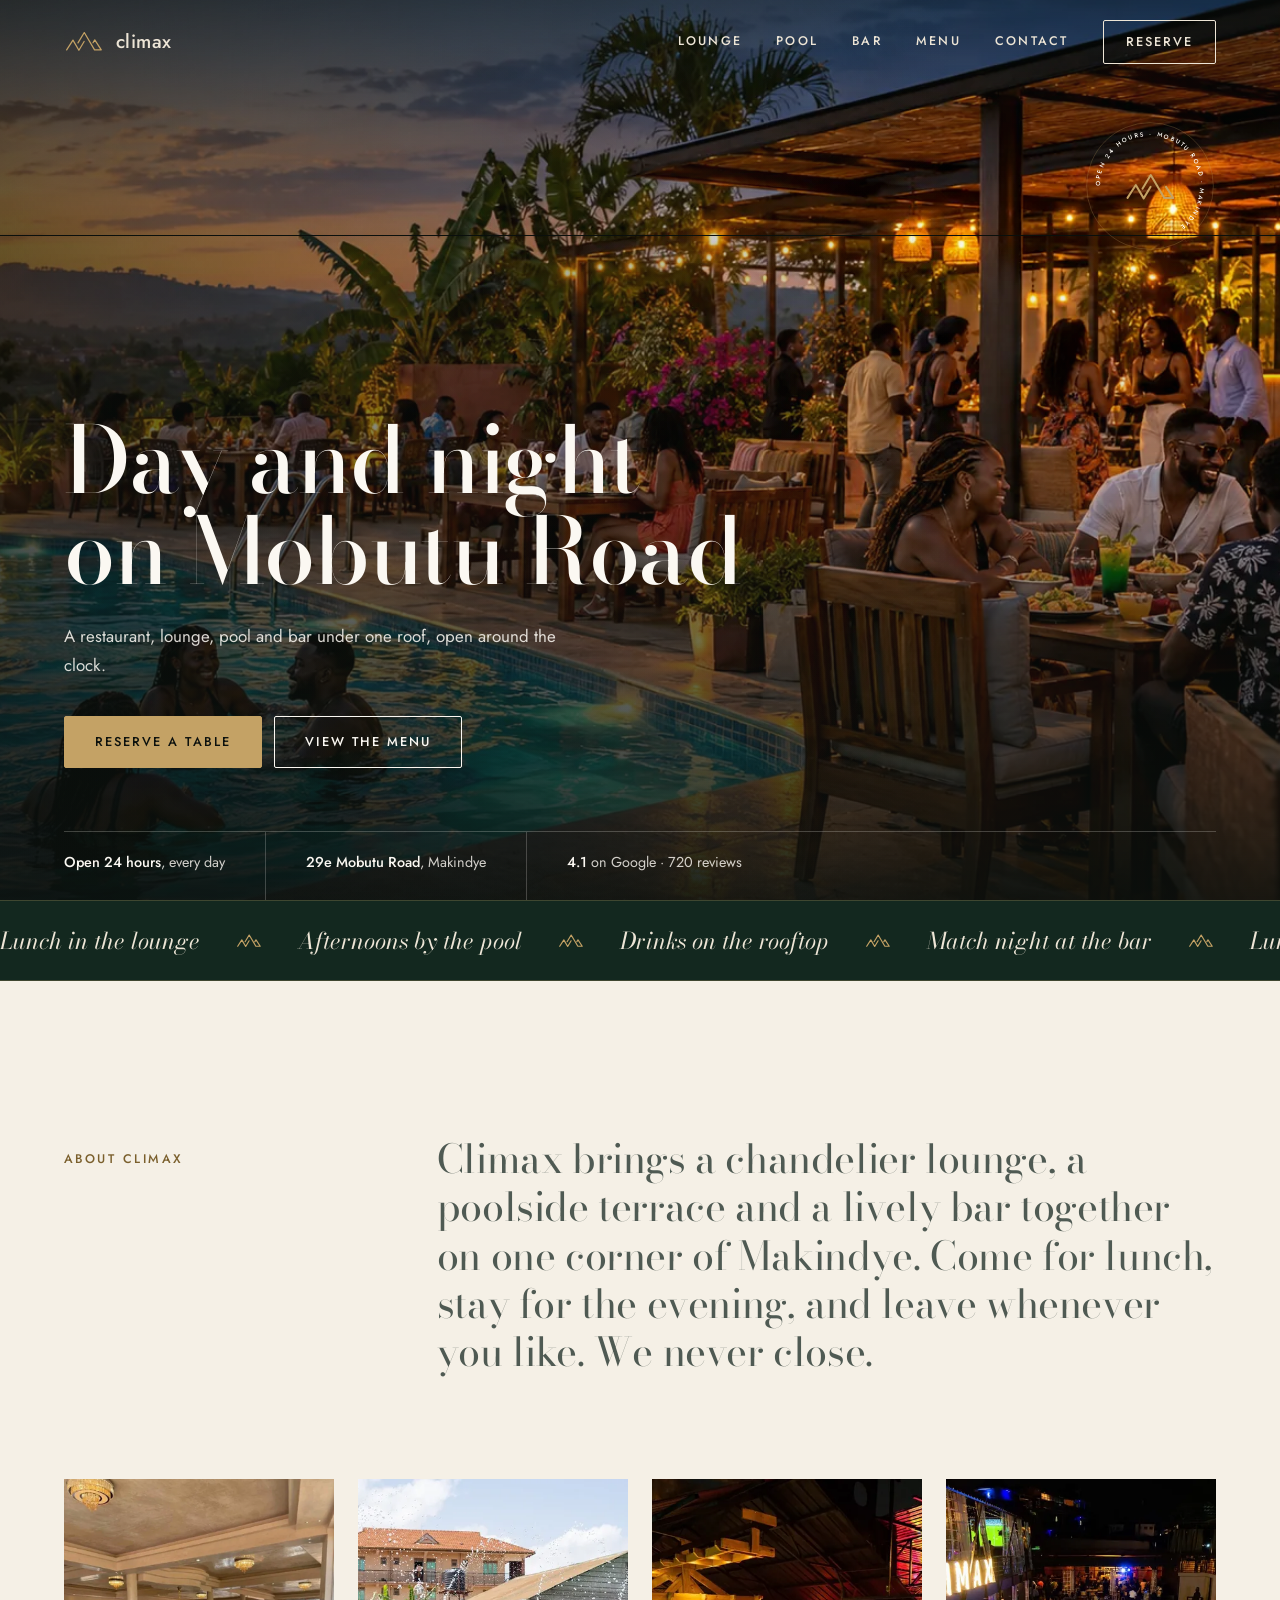
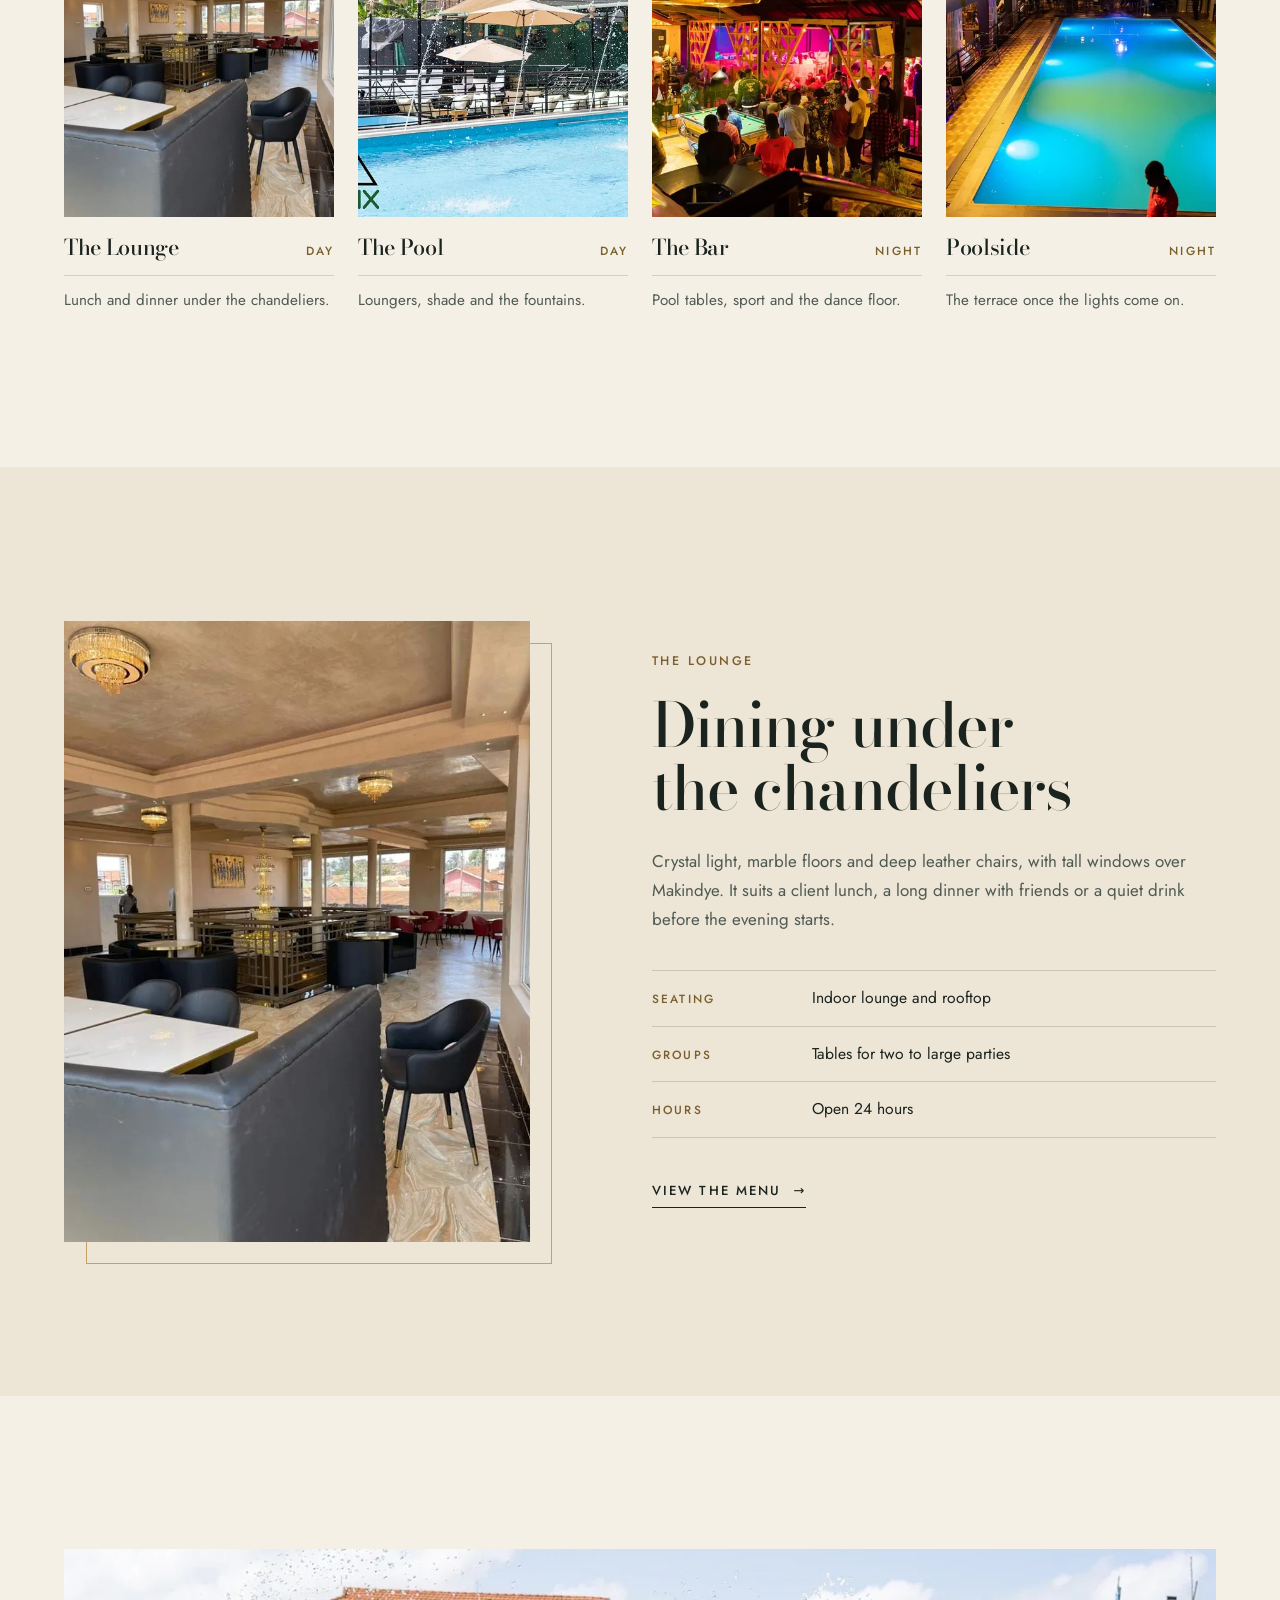
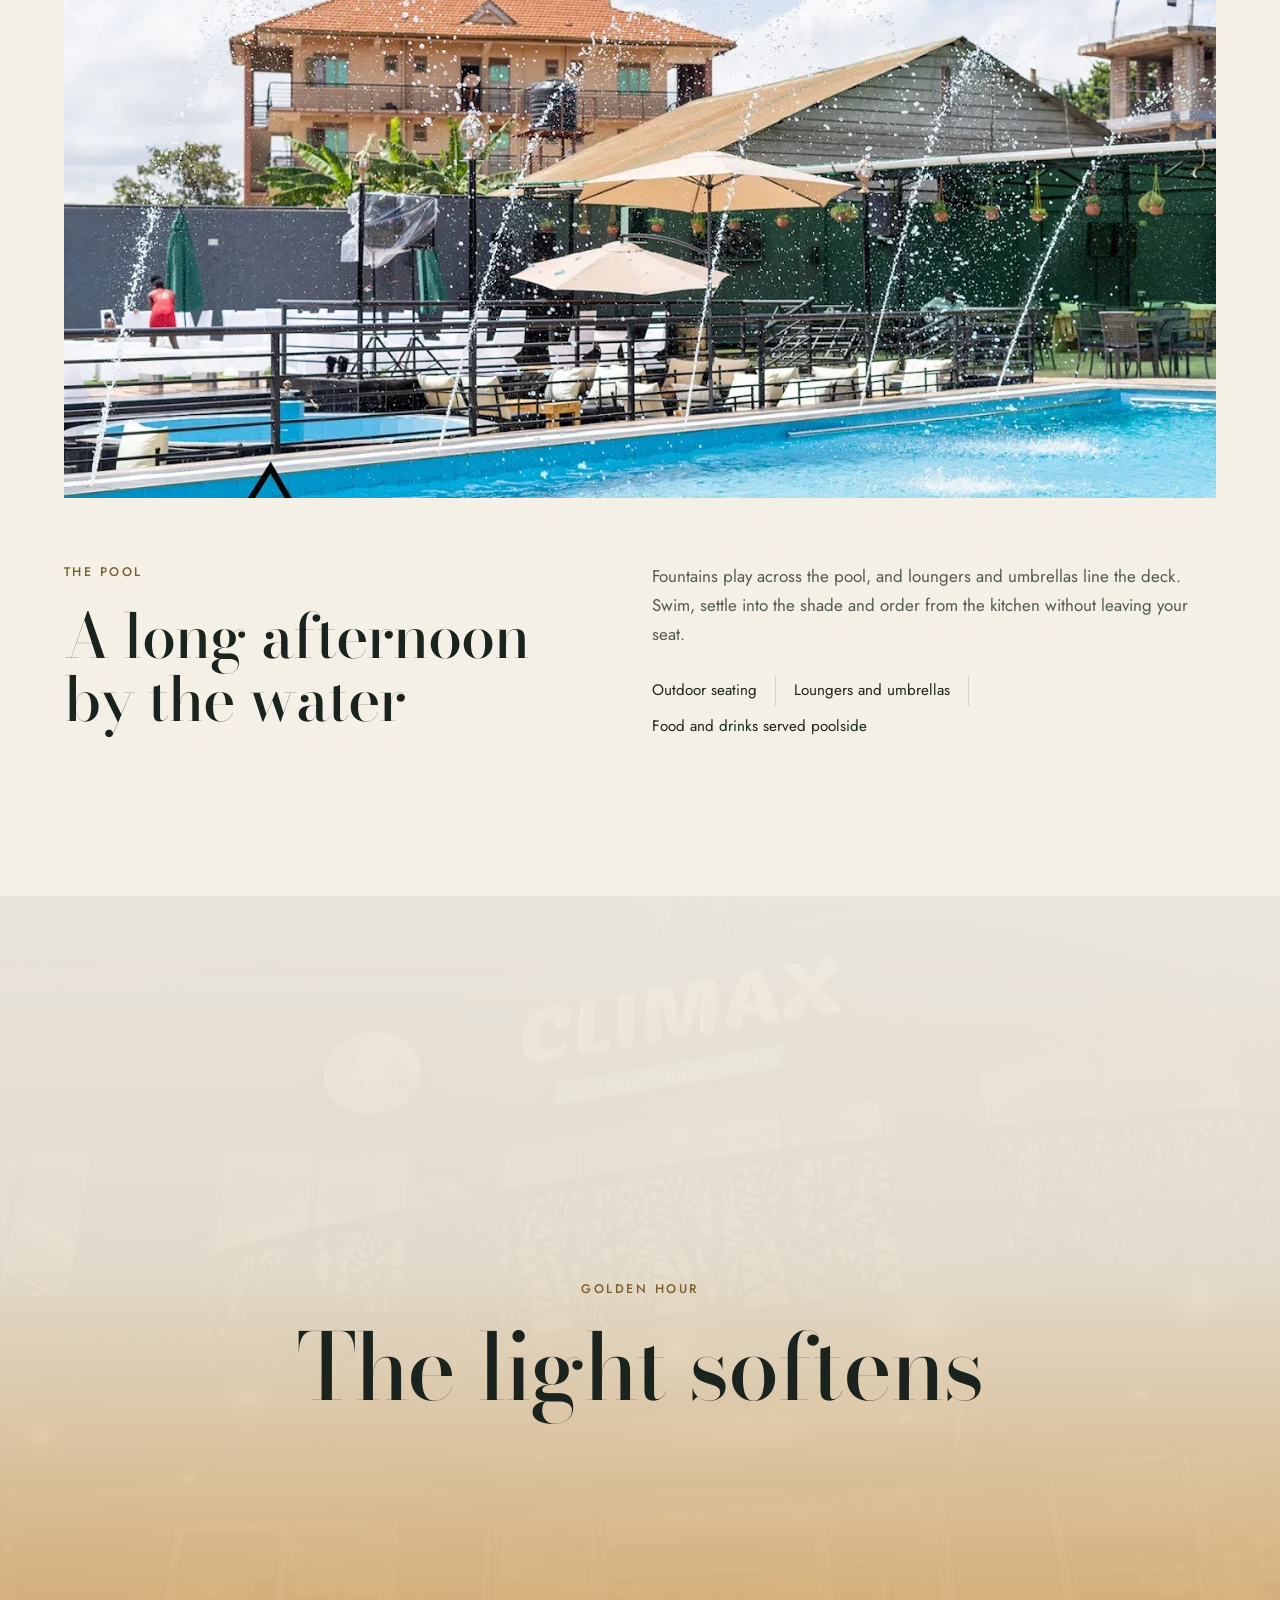
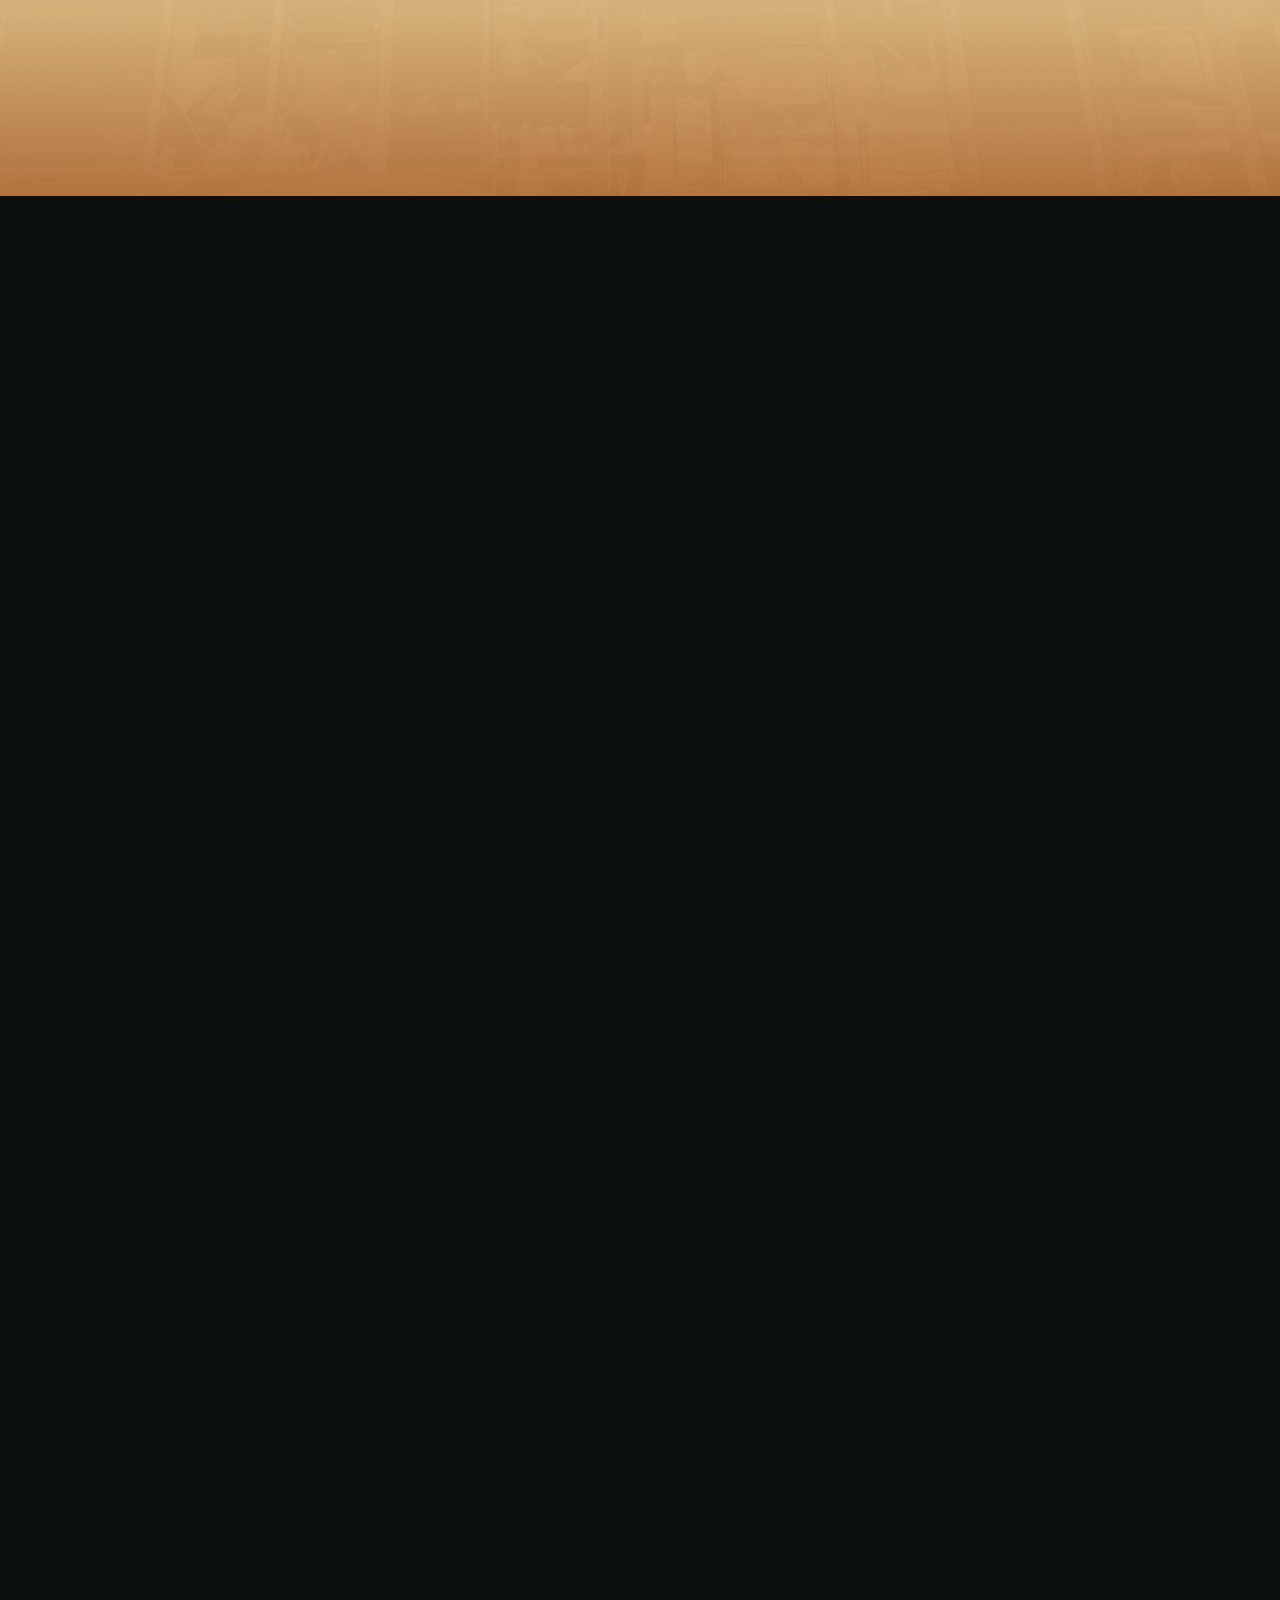
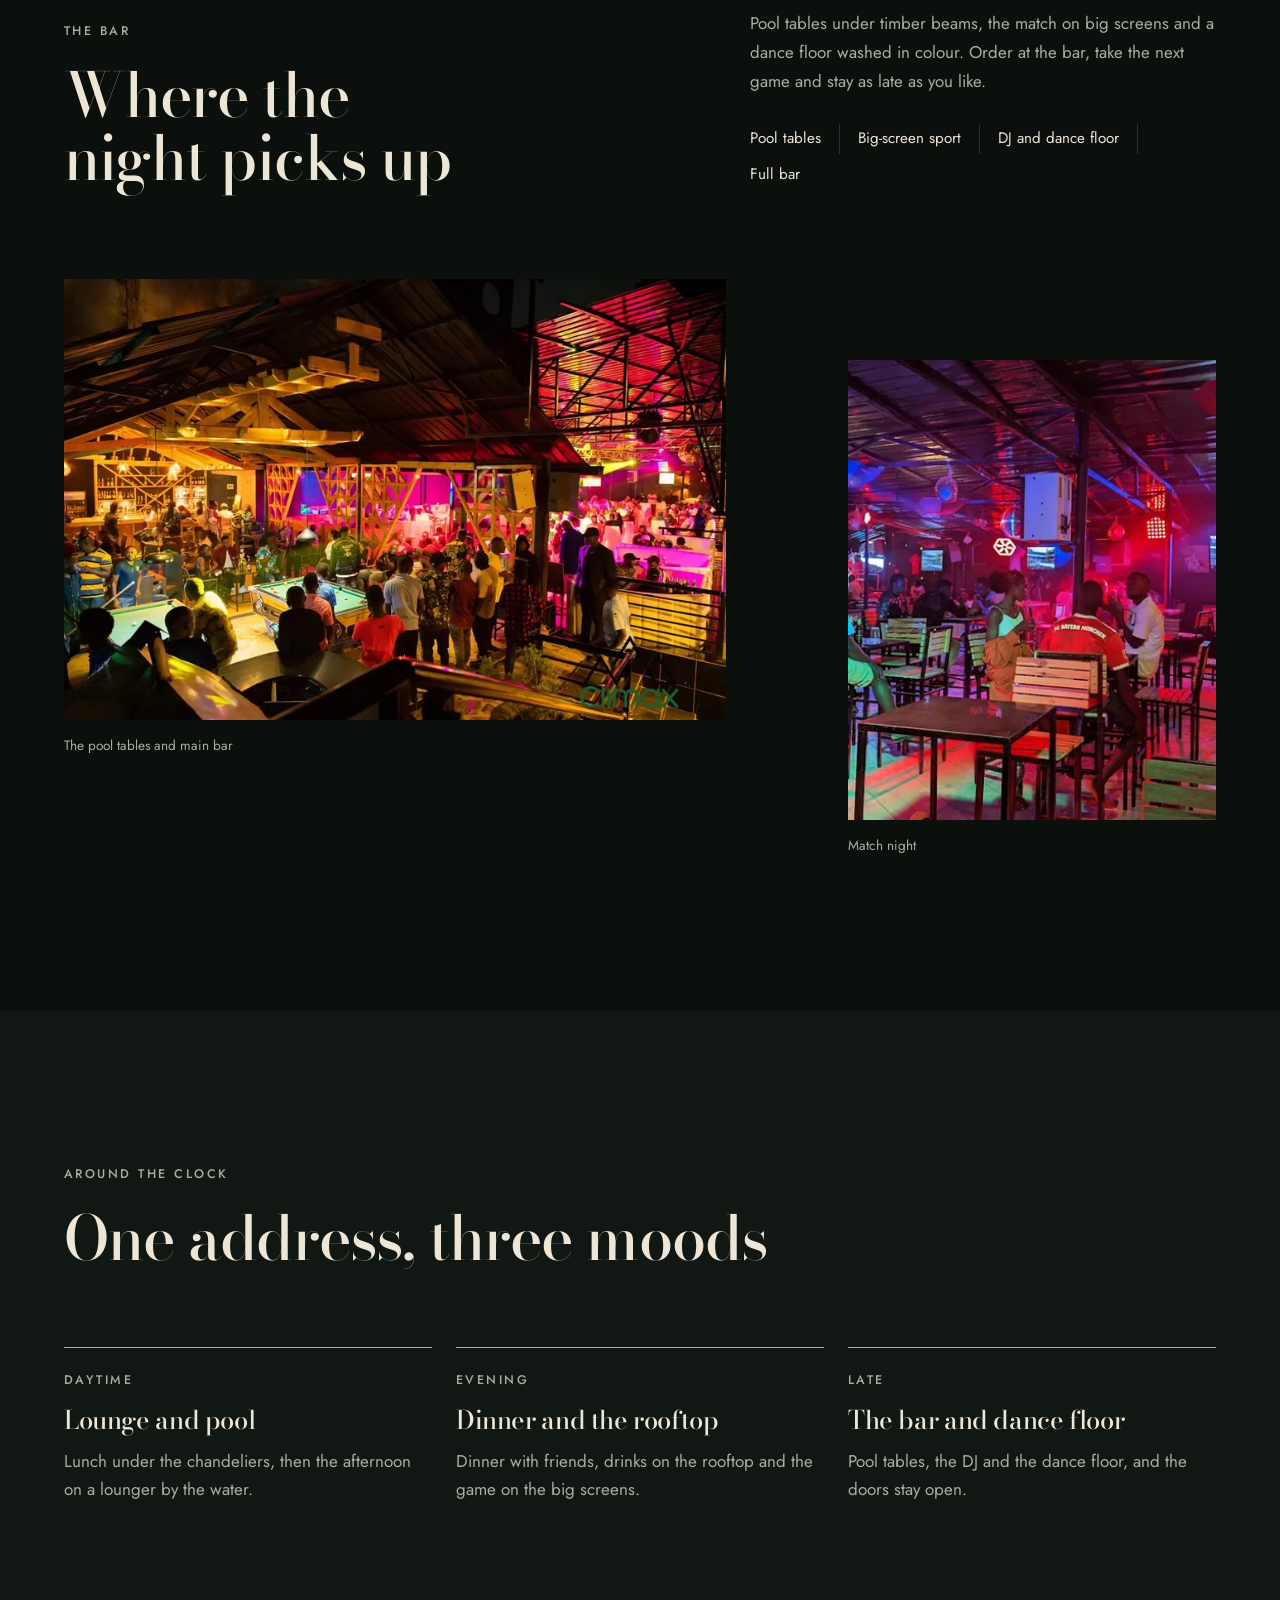
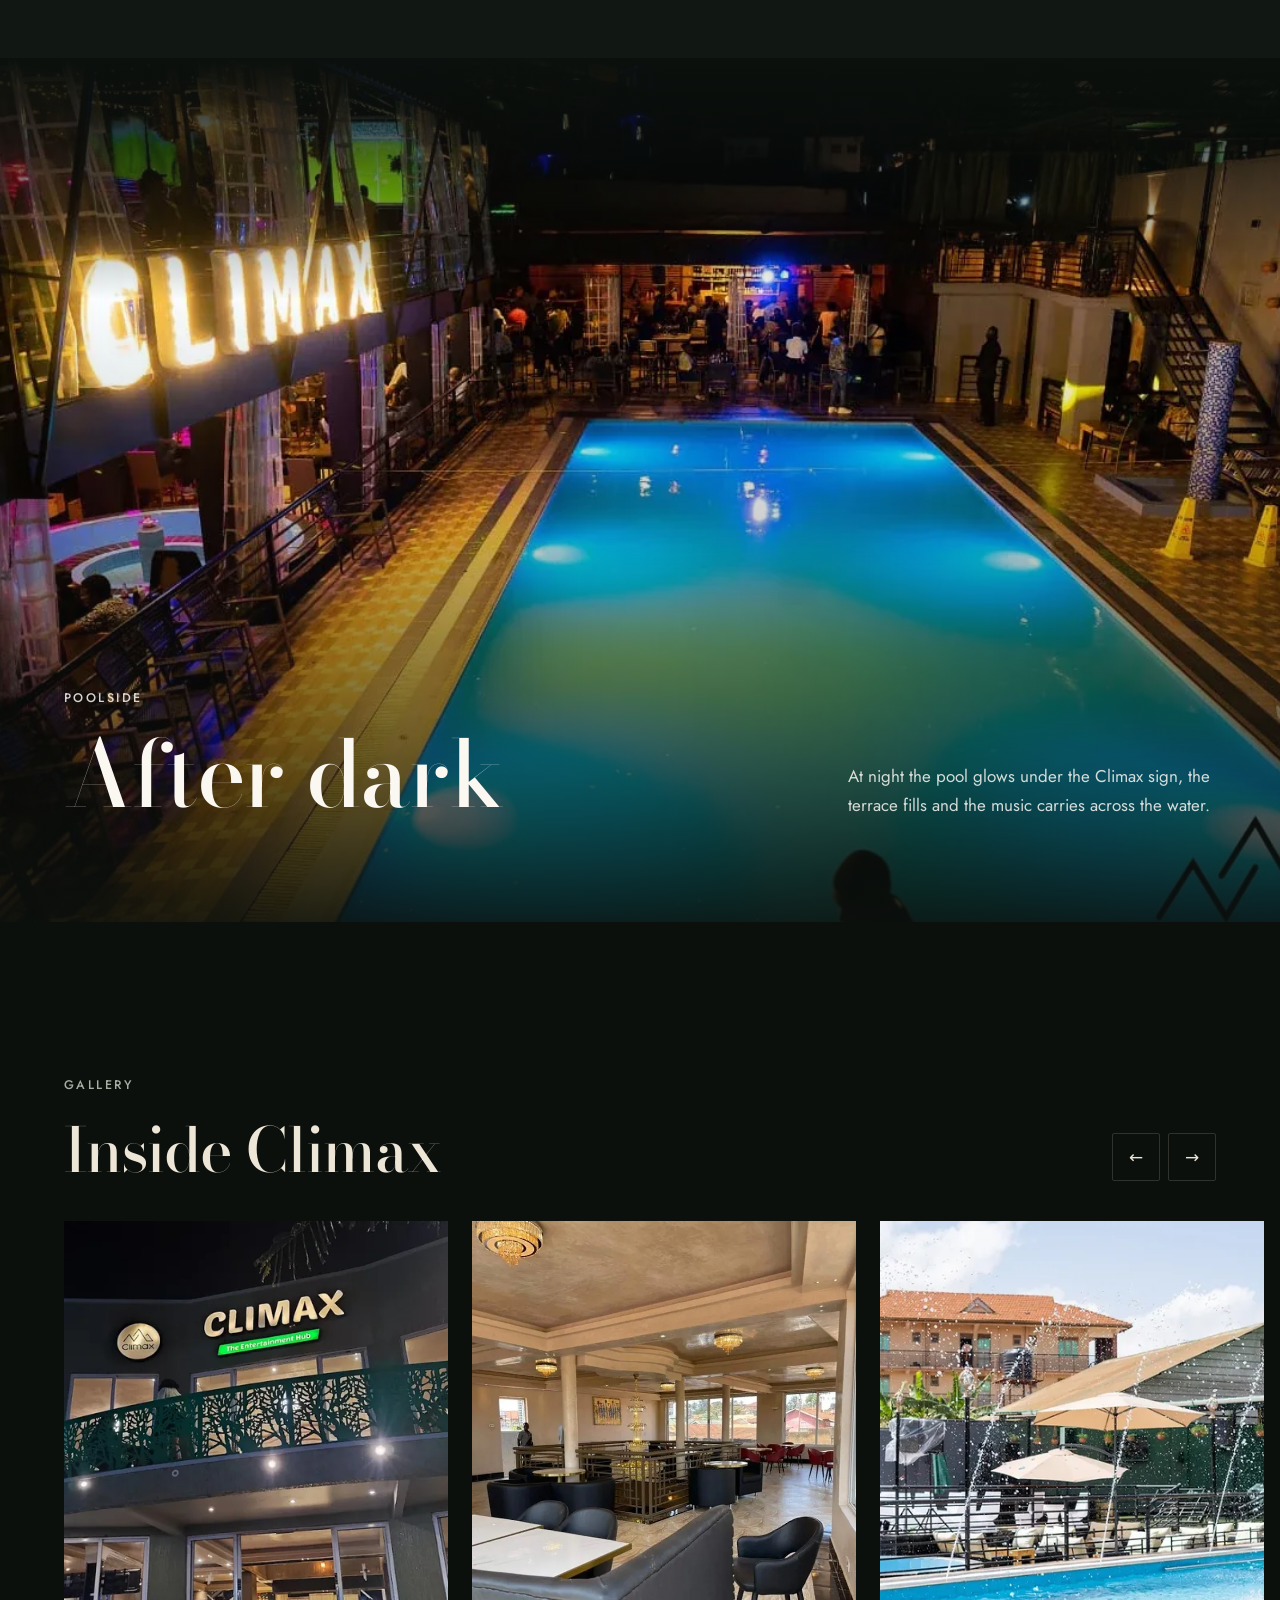
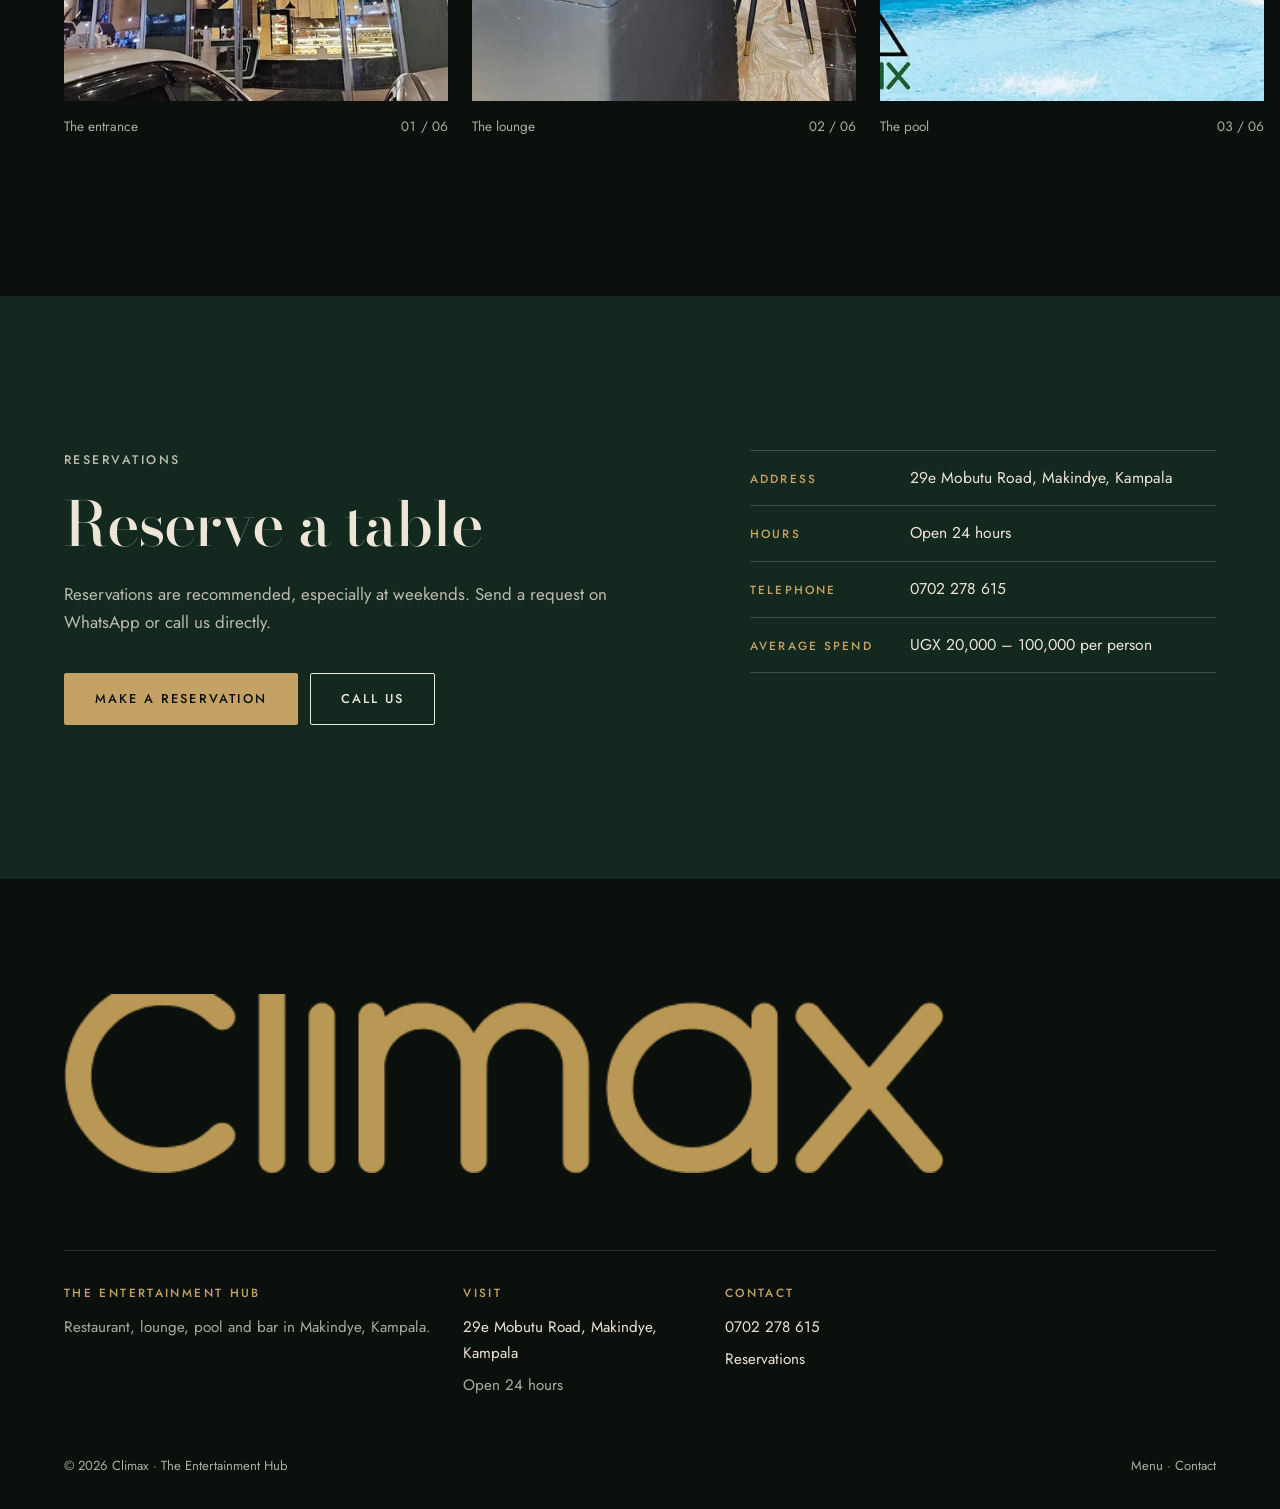
<file: index.html>
<!doctype html>
<html lang="en-UG">
<head>
  <meta charset="utf-8">
  <meta name="viewport" content="width=device-width, initial-scale=1, viewport-fit=cover">
  <title>Climax · The Entertainment Hub · Restaurant, Pool &amp; Bar in Makindye, Kampala</title>
  <meta name="description" content="Climax, The Entertainment Hub on Mobutu Road, Makindye. A chandelier lounge, a poolside terrace and a bar with pool tables and big-screen sports. Open 24 hours.">
  <meta name="theme-color" content="#0b100d">
  <meta property="og:type" content="website">
  <meta property="og:title" content="Climax · The Entertainment Hub">
  <meta property="og:description" content="Restaurant, lounge, pool and bar on Mobutu Road, Makindye, Kampala. Open 24 hours.">
  <meta property="og:image" content="https://victoriapuglia.github.io/climax-preview/assets/brand/og.jpg">
  <meta name="twitter:card" content="summary_large_image">
  <link rel="icon" href="assets/brand/favicon.svg" type="image/svg+xml">
  <link rel="apple-touch-icon" href="assets/brand/apple-touch-icon.png">
  <link rel="preconnect" href="https://fonts.googleapis.com">
  <link rel="preconnect" href="https://fonts.gstatic.com" crossorigin>
  <link rel="stylesheet" href="https://fonts.googleapis.com/css2?family=Bodoni+Moda:ital,opsz,wght@0,6..96,400..600;1,6..96,400&family=Jost:wght@400;500&display=swap">
  <link rel="preload" as="image" href="assets/img/hero-dusk.webp" imagesrcset="assets/img/hero-dusk-sm.webp 800w, assets/img/hero-dusk.webp 1600w" imagesizes="100vw">
  <link rel="stylesheet" href="assets/css/styles.css?v=15">
  <script>document.documentElement.classList.add("js");</script>
  <script type="application/ld+json">
  {
    "@context": "https://schema.org",
    "@type": ["BarOrPub", "Restaurant"],
    "name": "Climax The Entertainment Hub",
    "image": "https://victoriapuglia.github.io/climax-preview/assets/brand/og.jpg",
    "url": "https://victoriapuglia.github.io/climax-preview/",
    "telephone": "+256702278615",
    "priceRange": "UGX 20,000–100,000",
    "openingHoursSpecification": {
      "@type": "OpeningHoursSpecification",
      "dayOfWeek": ["Monday","Tuesday","Wednesday","Thursday","Friday","Saturday","Sunday"],
      "opens": "00:00", "closes": "23:59"
    },
    "address": {
      "@type": "PostalAddress",
      "streetAddress": "29e Mobutu Road",
      "addressLocality": "Kampala",
      "addressRegion": "Makindye",
      "addressCountry": "UG"
    },
    "acceptsReservations": true
  }
  </script>
</head>
<body>
  <a class="skip" href="#main">Skip to content</a>

  <header class="site-header" data-tone="night">
    <a class="brand" href="index.html" aria-label="Climax home">
      <svg class="mark" viewBox="0 0 572 290" aria-hidden="true"><path d="M38 270 128 130l85 145 75-125"/><path d="M200 170 290 22l147 248h96l-93-142-25 40"/></svg>
      <span class="brand-word">climax</span>
    </a>
    <div class="clock" aria-hidden="true"><span class="clock-orb"></span><span data-clock-time>11:00</span><small data-clock-label>daytime</small></div>
    <nav class="nav-inline" aria-label="Main">
      <a href="index.html#lounge">Lounge</a>
      <a href="index.html#pool">Pool</a>
      <a href="index.html#bar">Bar</a>
      <a href="menu.html">Menu</a>
      <a href="contact.html">Contact</a>
      <a class="btn" href="contact.html#book">Reserve</a>
    </nav>
    <button class="menu-toggle" type="button" aria-expanded="false" aria-controls="overlay">Menu <span aria-hidden="true"></span></button>
  </header>

  <div class="overlay" id="overlay" aria-hidden="true">
    <div class="overlay-top">
      <a class="brand" href="index.html" aria-label="Climax home">
        <svg class="mark" viewBox="0 0 572 290" aria-hidden="true"><path d="M38 270 128 130l85 145 75-125"/><path d="M200 170 290 22l147 248h96l-93-142-25 40"/></svg>
        <span class="brand-word">climax</span>
      </a>
      <button class="overlay-close" type="button">Close</button>
    </div>
    <nav aria-label="Mobile">
      <a href="index.html#lounge">Lounge</a>
      <a href="index.html#pool">Pool</a>
      <a href="index.html#bar">Bar</a>
      <a href="menu.html">Menu</a>
      <a href="contact.html">Contact</a>
      <a href="contact.html#book">Reserve a table</a>
    </nav>
    <div class="overlay-foot">
      <span data-bind="address">29e Mobutu Road, Makindye, Kampala</span>
      <a data-href="tel" href="tel:+256702278615" data-bind="phone">0702 278 615</a>
      <span data-bind="hours">Open 24 hours</span>
    </div>
  </div>

  <main id="main">

    <!-- Hero -->
    <section class="hero" data-tone="night" aria-labelledby="hero-title">
      <div class="hero-media">
        <img src="assets/img/hero-dusk.webp" srcset="assets/img/hero-dusk-sm.webp 800w, assets/img/hero-dusk.webp 1600w" sizes="100vw" width="1600" height="900" alt="Guests at the poolside terrace and dining tables at dusk" fetchpriority="high">
      </div>

      <div class="seal" aria-hidden="true">
        <svg class="ring" viewBox="0 0 200 200">
          <circle cx="100" cy="100" r="96"/>
          <defs><path id="ring-path" d="M100,100 m-76,0 a76,76 0 1,1 152,0 a76,76 0 1,1 -152,0"/></defs>
          <text><textPath href="#ring-path">Open 24 hours · Mobutu Road · Makindye · </textPath></text>
        </svg>
        <svg class="mark draw" viewBox="0 0 572 290"><path d="M38 270 128 130l85 145 75-125"/><path d="M200 170 290 22l147 248h96l-93-142-25 40"/></svg>
      </div>

      <div class="wrap hero-inner">
        <h1 class="h1 hero-in" id="hero-title">Day and night on Mobutu Road</h1>
        <p class="lede hero-in">A restaurant, lounge, pool and bar under one roof, open around the clock.</p>
        <div class="btn-row hero-in">
          <a class="btn" href="contact.html#book">Reserve a table</a>
          <a class="btn btn--line" href="menu.html">View the menu</a>
        </div>
        <div class="infobar">
          <span><b>Open 24 hours</b>, every day</span>
          <a data-href="maps" href="#" target="_blank" rel="noopener"><b>29e Mobutu Road</b>, Makindye</a>
          <span><b>4.1</b> on Google · <span data-bind="reviews">720</span> reviews</span>
        </div>
      </div>
    </section>

    <!-- Band -->
    <div class="band" aria-hidden="true">
      <div class="band-track">
        <span>Lunch in the lounge <svg class="mark" viewBox="0 0 572 290"><path d="M38 270 128 130l85 145 75-125"/><path d="M200 170 290 22l147 248h96l-93-142-25 40"/></svg> Afternoons by the pool <svg class="mark" viewBox="0 0 572 290"><path d="M38 270 128 130l85 145 75-125"/><path d="M200 170 290 22l147 248h96l-93-142-25 40"/></svg> Drinks on the rooftop <svg class="mark" viewBox="0 0 572 290"><path d="M38 270 128 130l85 145 75-125"/><path d="M200 170 290 22l147 248h96l-93-142-25 40"/></svg> Match night at the bar <svg class="mark" viewBox="0 0 572 290"><path d="M38 270 128 130l85 145 75-125"/><path d="M200 170 290 22l147 248h96l-93-142-25 40"/></svg></span>
        <span>Lunch in the lounge <svg class="mark" viewBox="0 0 572 290"><path d="M38 270 128 130l85 145 75-125"/><path d="M200 170 290 22l147 248h96l-93-142-25 40"/></svg> Afternoons by the pool <svg class="mark" viewBox="0 0 572 290"><path d="M38 270 128 130l85 145 75-125"/><path d="M200 170 290 22l147 248h96l-93-142-25 40"/></svg> Drinks on the rooftop <svg class="mark" viewBox="0 0 572 290"><path d="M38 270 128 130l85 145 75-125"/><path d="M200 170 290 22l147 248h96l-93-142-25 40"/></svg> Match night at the bar <svg class="mark" viewBox="0 0 572 290"><path d="M38 270 128 130l85 145 75-125"/><path d="M200 170 290 22l147 248h96l-93-142-25 40"/></svg></span>
      </div>
    </div>

    <!-- Intro + spaces -->
    <section class="section day" data-tone="day" aria-labelledby="intro-title">
      <div class="wrap">
        <div class="intro">
          <h2 class="label reveal" id="intro-title">About Climax</h2>
          <p class="statement reveal" style="--d:.08s">Climax brings a chandelier lounge, a poolside terrace and a lively bar together on one corner of Makindye. Come for lunch, stay for the evening, and leave whenever you like. We never close.</p>
        </div>
        <div class="spaces">
          <a class="space reveal" href="#lounge">
            <div class="space-img"><img src="assets/img/lounge-sm.webp" width="765" height="1020" alt="The lounge with crystal chandeliers, marble floors and black leather seating" loading="lazy"></div>
            <div class="space-meta"><h3 class="h3">The Lounge</h3><span>Day</span></div>
            <p>Lunch and dinner under the chandeliers.</p>
          </a>
          <a class="space reveal" href="#pool" style="--d:.06s">
            <div class="space-img"><img src="assets/img/pool-day-sm.webp" width="800" height="534" alt="The pool by day, with fountains, umbrellas and loungers" loading="lazy"></div>
            <div class="space-meta"><h3 class="h3">The Pool</h3><span>Day</span></div>
            <p>Loungers, shade and the fountains.</p>
          </a>
          <a class="space reveal" href="#bar" style="--d:.12s">
            <div class="space-img"><img src="assets/img/bar-pooltables-sm.webp" width="800" height="533" alt="Guests around the pool tables in the bar at night" loading="lazy"></div>
            <div class="space-meta"><h3 class="h3">The Bar</h3><span>Night</span></div>
            <p>Pool tables, sport and the dance floor.</p>
          </a>
          <a class="space reveal" href="#afterdark" style="--d:.18s">
            <div class="space-img"><img src="assets/img/pool-night-sm.webp" width="800" height="533" alt="The pool lit turquoise at night beneath the Climax sign" loading="lazy"></div>
            <div class="space-meta"><h3 class="h3">Poolside</h3><span>Night</span></div>
            <p>The terrace once the lights come on.</p>
          </a>
        </div>
      </div>
    </section>

    <!-- Lounge -->
    <section class="section day cream" id="lounge" data-tone="day" aria-labelledby="lounge-title">
      <div class="wrap split">
        <div class="lounge-media reveal">
          <div class="frame">
            <img src="assets/img/lounge.webp" width="765" height="1020" alt="Climax lounge: crystal chandeliers, a marble-effect floor, black leather armchairs and gold-rimmed tables by tall windows" loading="lazy">
          </div>
        </div>
        <div class="lounge-copy">
          <p class="label reveal">The Lounge</p>
          <h2 class="h2 reveal" id="lounge-title">Dining under the chandeliers</h2>
          <p class="lede reveal" style="--d:.06s">Crystal light, marble floors and deep leather chairs, with tall windows over Makindye. It suits a client lunch, a long dinner with friends or a quiet drink before the evening starts.</p>
          <ul class="details-list reveal" style="--d:.1s">
            <li><span>Seating</span><span>Indoor lounge and rooftop</span></li>
            <li><span>Groups</span><span>Tables for two to large parties</span></li>
            <li><span>Hours</span><span>Open 24 hours</span></li>
          </ul>
          <a class="more reveal" href="menu.html">View the menu</a>
        </div>
      </div>
    </section>

    <!-- Pool -->
    <section class="section day" id="pool" data-tone="day" aria-labelledby="pool-title">
      <div class="wrap">
        <div class="pool-img reveal">
          <img data-parallax src="assets/img/pool-day.webp" srcset="assets/img/pool-day-sm.webp 800w, assets/img/pool-day.webp 1360w" sizes="(max-width: 1280px) 100vw, 1280px" width="1360" height="907" alt="The Climax pool by day: fountains arc into the water beside cream umbrellas and loungers" loading="lazy">
        </div>
        <div class="pool-copy">
          <div>
            <p class="label reveal">The Pool</p>
            <h2 class="h2 reveal" id="pool-title">A long afternoon by the water</h2>
          </div>
          <div>
            <p class="lede reveal" style="--d:.06s">Fountains play across the pool, and loungers and umbrellas line the deck. Swim, settle into the shade and order from the kitchen without leaving your seat.</p>
            <ul class="features reveal" style="--d:.1s">
              <li>Outdoor seating</li>
              <li>Loungers and umbrellas</li>
              <li>Food and drinks served poolside</li>
            </ul>
          </div>
        </div>
      </div>
    </section>

    <!-- Dusk -->
    <section class="dusk" data-tone="night" aria-label="Evening at Climax">
      <div class="dusk-stage">
        <img src="assets/img/facade-night.webp" srcset="assets/img/facade-night-sm.webp 800w, assets/img/facade-night.webp 1360w" sizes="100vw" width="1360" height="1020" alt="The Climax building at night: gold lettering, a green neon sign reading The Entertainment Hub, and a lit balcony" loading="lazy">
        <div class="dusk-sky"></div>
        <div class="dusk-shade"></div>
        <div class="dusk-lines">
          <div class="dusk-a">
            <p class="label">Golden hour</p>
            <h2 class="h1">The light softens</h2>
          </div>
          <div class="dusk-b">
            <p class="label">After sunset</p>
            <p class="h1">Then the evening begins</p>
          </div>
        </div>
      </div>
    </section>

    <!-- Bar -->
    <section class="section night" id="bar" data-tone="night" aria-labelledby="bar-title">
      <div class="wrap">
        <div class="bar-head">
          <div>
            <p class="label reveal">The Bar</p>
            <h2 class="h2 reveal" id="bar-title">Where the night picks up</h2>
          </div>
          <div>
            <p class="lede reveal" style="--d:.06s">Pool tables under timber beams, the match on big screens and a dance floor washed in colour. Order at the bar, take the next game and stay as late as you like.</p>
            <ul class="features reveal" style="--d:.1s">
              <li>Pool tables</li>
              <li>Big-screen sport</li>
              <li>DJ and dance floor</li>
              <li>Full bar</li>
            </ul>
          </div>
        </div>
        <div class="pair">
          <figure class="p1 reveal">
            <div class="img"><img src="assets/img/bar-pooltables.webp" srcset="assets/img/bar-pooltables-sm.webp 800w, assets/img/bar-pooltables.webp 1280w" sizes="(max-width: 760px) 100vw, 58vw" width="1280" height="853" alt="A busy night at Climax: guests around two pool tables, a timber bar and a dance area lit in magenta" loading="lazy"></div>
            <figcaption>The pool tables and main bar</figcaption>
          </figure>
          <figure class="p2 reveal" style="--d:.1s">
            <div class="img"><img src="assets/img/bar-neon.webp" srcset="assets/img/bar-neon-sm.webp 800w, assets/img/bar-neon.webp 1360w" sizes="(max-width: 760px) 100vw, 33vw" width="1360" height="765" alt="The bar lit in red and blue, with football on the big screens" loading="lazy"></div>
            <figcaption>Match night</figcaption>
          </figure>
        </div>
      </div>
    </section>

    <!-- Around the clock -->
    <section class="section night deep" data-tone="night" aria-labelledby="clock-title">
      <div class="wrap">
        <p class="label reveal">Around the clock</p>
        <h2 class="h2 reveal" id="clock-title">One address, three moods</h2>
        <div class="hours-grid">
          <article class="reveal">
            <p class="label">Daytime</p>
            <h3 class="h3">Lounge and pool</h3>
            <p>Lunch under the chandeliers, then the afternoon on a lounger by the water.</p>
          </article>
          <article class="reveal" style="--d:.08s">
            <p class="label">Evening</p>
            <h3 class="h3">Dinner and the rooftop</h3>
            <p>Dinner with friends, drinks on the rooftop and the game on the big screens.</p>
          </article>
          <article class="reveal" style="--d:.16s">
            <p class="label">Late</p>
            <h3 class="h3">The bar and dance floor</h3>
            <p>Pool tables, the DJ and the dance floor, and the doors stay open.</p>
          </article>
        </div>
        <ul class="lineup" data-lineup hidden aria-label="This week at Climax"></ul>
      </div>
    </section>

    <!-- After dark -->
    <section class="afterdark" id="afterdark" data-tone="night" aria-labelledby="ad-title">
      <img data-parallax src="assets/img/pool-night.webp" srcset="assets/img/pool-night-sm.webp 800w, assets/img/pool-night.webp 1280w" sizes="100vw" width="1280" height="853" alt="The pool glowing turquoise at night under the illuminated Climax sign, with the bar busy beyond" loading="lazy">
      <div class="wrap">
        <p class="label reveal">Poolside</p>
        <h2 class="h1 reveal" id="ad-title">After dark</h2>
        <p class="reveal" style="--d:.08s">At night the pool glows under the Climax sign, the terrace fills and the music carries across the water.</p>
      </div>
    </section>

    <!-- Gallery -->
    <section class="section night" data-tone="night" aria-labelledby="gal-title">
      <div class="wrap strip-head">
        <div>
          <p class="label reveal">Gallery</p>
          <h2 class="h2 reveal" id="gal-title">Inside Climax</h2>
        </div>
        <div class="strip-ctrl">
          <button type="button" data-strip="prev" aria-label="Previous photos">←</button>
          <button type="button" data-strip="next" aria-label="Next photos">→</button>
        </div>
      </div>
      <div class="strip" tabindex="0" aria-label="Photo gallery, scroll sideways">
        <figure><div class="img"><img src="assets/img/facade-night-sm.webp" width="800" height="600" alt="The Climax building at night with gold lettering and a green neon sign" loading="lazy"></div><figcaption><span>The entrance</span><span>01 / 06</span></figcaption></figure>
        <figure><div class="img"><img src="assets/img/lounge-sm.webp" width="765" height="1020" alt="The chandelier lounge with leather seating" loading="lazy"></div><figcaption><span>The lounge</span><span>02 / 06</span></figcaption></figure>
        <figure><div class="img"><img src="assets/img/pool-day-sm.webp" width="800" height="534" alt="Pool fountains by day" loading="lazy"></div><figcaption><span>The pool</span><span>03 / 06</span></figcaption></figure>
        <figure><div class="img"><img src="assets/img/bar-pooltables-sm.webp" width="800" height="533" alt="Pool tables and guests at night" loading="lazy"></div><figcaption><span>Pool tables</span><span>04 / 06</span></figcaption></figure>
        <figure><div class="img"><img src="assets/img/bar-neon-sm.webp" width="800" height="450" alt="The bar with sport on the screens" loading="lazy"></div><figcaption><span>The bar</span><span>05 / 06</span></figcaption></figure>
        <figure><div class="img"><img src="assets/img/pool-night-sm.webp" width="800" height="533" alt="The pool lit up at night" loading="lazy"></div><figcaption><span>Poolside at night</span><span>06 / 06</span></figcaption></figure>
      </div>
    </section>

    <!-- Reserve -->
    <section class="section reserve" data-tone="night" aria-labelledby="book-title">
      <div class="wrap reserve-grid">
        <div>
          <p class="label reveal">Reservations</p>
          <h2 class="h2 reveal" id="book-title">Reserve a table</h2>
          <p class="lede reveal" style="--d:.06s">Reservations are recommended, especially at weekends. Send a request on WhatsApp or call us directly.</p>
          <div class="btn-row reveal" style="--d:.1s">
            <a class="btn" href="contact.html#book">Make a reservation</a>
            <a class="btn btn--line" data-href="tel" href="tel:+256702278615">Call us</a>
          </div>
        </div>
        <div>
          <ul class="details-list reveal" style="--d:.12s">
            <li><span>Address</span><a data-href="maps" href="#" target="_blank" rel="noopener" data-bind="address">29e Mobutu Road, Makindye, Kampala</a></li>
            <li><span>Hours</span><span data-bind="hours">Open 24 hours</span></li>
            <li><span>Telephone</span><a data-href="tel" href="tel:+256702278615" data-bind="phone">0702 278 615</a></li>
            <li><span>Average spend</span><span data-bind="price">UGX 20,000 – 100,000 per person</span></li>
          </ul>
        </div>
      </div>
    </section>
  </main>

  <footer class="site-footer" data-tone="night">
    <div class="wrap">
      <img class="footer-word" src="assets/brand/wordmark-gold.png?v=5" width="544" height="111" alt="Climax" loading="lazy">
      <div class="footer-grid">
        <div>
          <h3>The Entertainment Hub</h3>
          <p>Restaurant, lounge, pool and bar in Makindye, Kampala.</p>
        </div>
        <div>
          <h3>Visit</h3>
          <ul>
            <li><a data-href="maps" href="#" target="_blank" rel="noopener" data-bind="address">29e Mobutu Road, Makindye, Kampala</a></li>
            <li data-bind="hours">Open 24 hours</li>
          </ul>
        </div>
        <div>
          <h3>Contact</h3>
          <ul>
            <li><a data-href="tel" href="tel:+256702278615" data-bind="phone">0702 278 615</a></li>
            <li><a data-href="email" href="#" data-bind="email"></a></li>
            <li><a href="contact.html#book">Reservations</a></li>
          </ul>
        </div>
        <div data-social-block>
          <h3>Follow</h3>
          <ul data-social></ul>
        </div>
      </div>
      <div class="footer-base">
        <span>© <span data-bind="year">2026</span> Climax · The Entertainment Hub</span>
        <span><a href="menu.html">Menu</a> · <a href="contact.html">Contact</a></span>
      </div>
    </div>
  </footer>


  <script src="data/site.js"></script>
  <script src="data/events.js"></script>
  <script src="assets/js/main.js?v=9"></script>
</body>
</html>
</file>
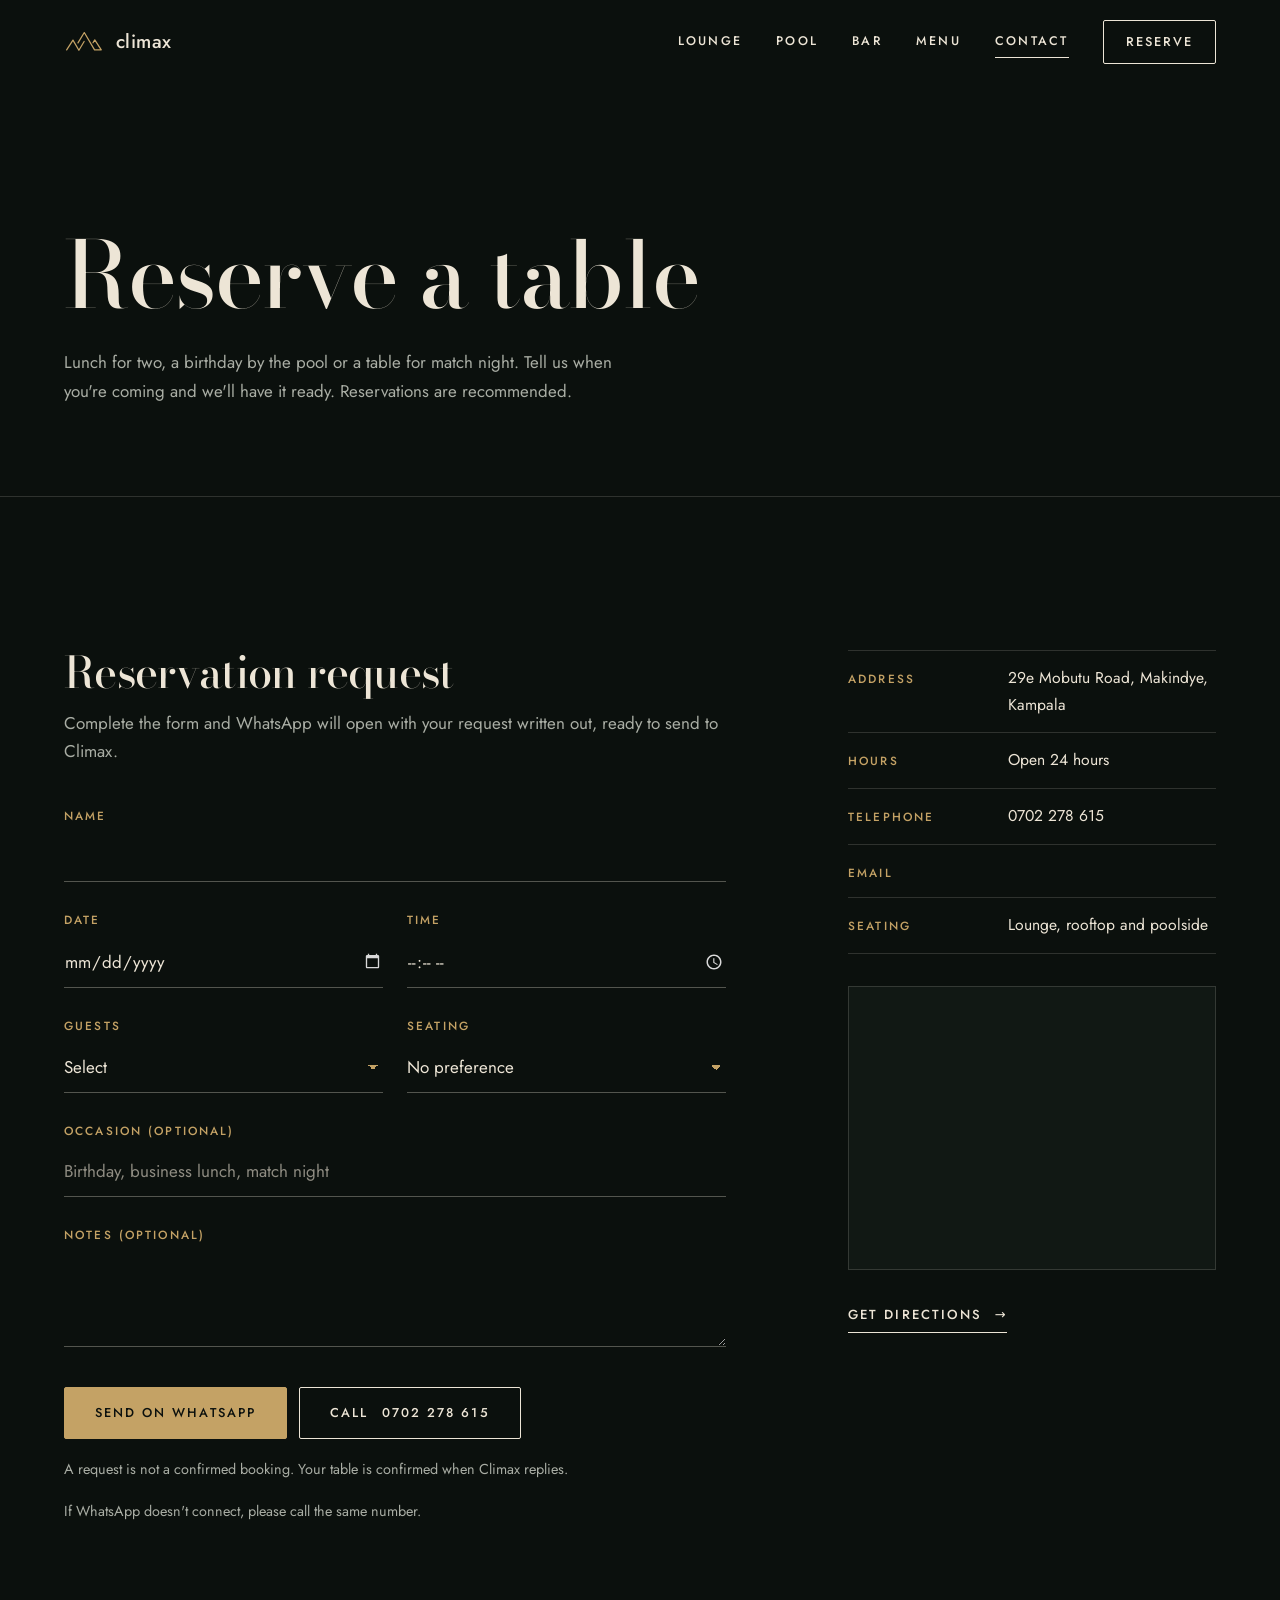
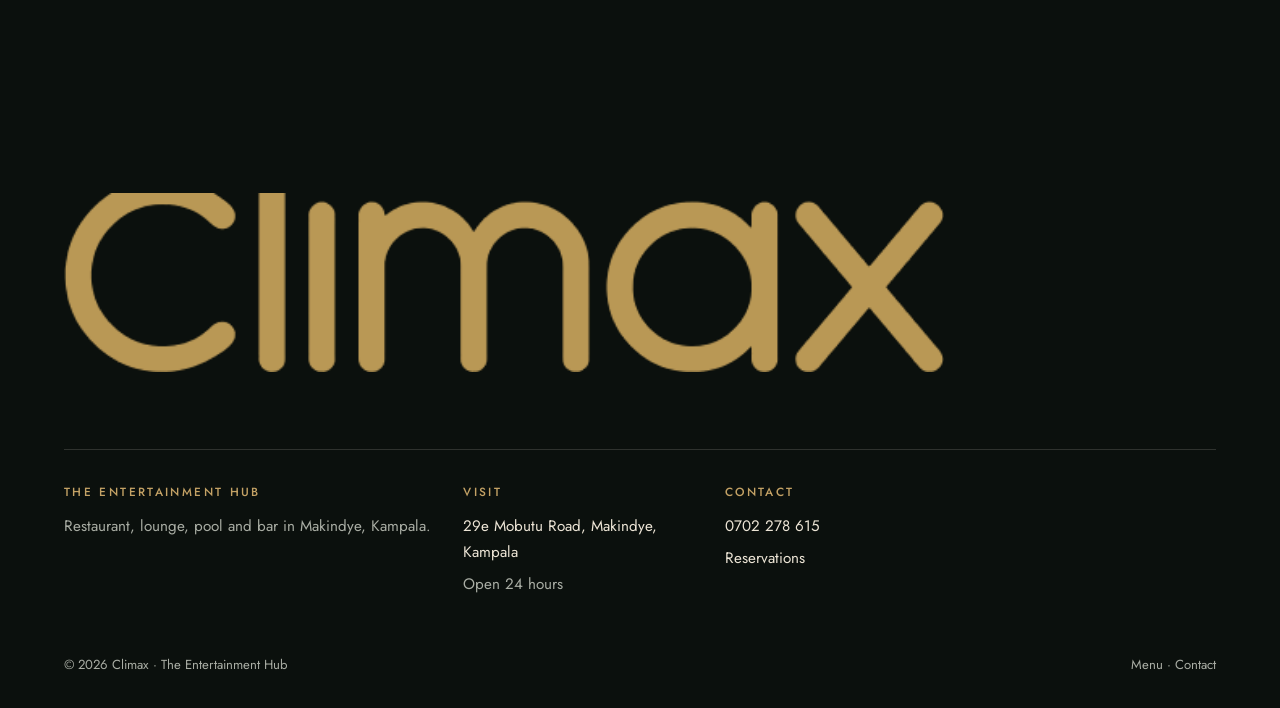
<file: contact.html>
<!doctype html>
<html lang="en-UG">
<head>
  <meta charset="utf-8">
  <meta name="viewport" content="width=device-width, initial-scale=1, viewport-fit=cover">
  <title>Reservations &amp; contact · Climax The Entertainment Hub, Makindye</title>
  <meta name="description" content="Reserve a table at Climax, The Entertainment Hub. 29e Mobutu Road, Makindye, Kampala. Call 0702 278 615. Open 24 hours.">
  <meta name="theme-color" content="#0b100d">
  <meta property="og:title" content="Reservations &amp; contact · Climax The Entertainment Hub, Makindye">
  <meta property="og:image" content="https://victoriapuglia.github.io/climax-preview/assets/brand/og.jpg">
  <meta name="twitter:card" content="summary_large_image">
  <link rel="icon" href="assets/brand/favicon.svg" type="image/svg+xml">
  <link rel="apple-touch-icon" href="assets/brand/apple-touch-icon.png">
  <link rel="preconnect" href="https://fonts.googleapis.com">
  <link rel="preconnect" href="https://fonts.gstatic.com" crossorigin>
  <link rel="stylesheet" href="https://fonts.googleapis.com/css2?family=Bodoni+Moda:ital,opsz,wght@0,6..96,400..600;1,6..96,400&family=Jost:wght@400;500&display=swap">
  <link rel="stylesheet" href="assets/css/styles.css?v=15">
  <script>document.documentElement.classList.add("js");</script>
</head>
<body>
  <a class="skip" href="#main">Skip to content</a>

  <header class="site-header" data-tone="night">
    <a class="brand" href="index.html" aria-label="Climax home">
      <svg class="mark" viewBox="0 0 572 290" aria-hidden="true"><path d="M38 270 128 130l85 145 75-125"/><path d="M200 170 290 22l147 248h96l-93-142-25 40"/></svg>
      <span class="brand-word">climax</span>
    </a>
    <nav class="nav-inline" aria-label="Main">
      <a href="index.html#lounge">Lounge</a>
      <a href="index.html#pool">Pool</a>
      <a href="index.html#bar">Bar</a>
      <a href="menu.html">Menu</a>
      <a href="contact.html" aria-current="page">Contact</a>
      <a class="btn" href="contact.html#book">Reserve</a>
    </nav>
    <button class="menu-toggle" type="button" aria-expanded="false" aria-controls="overlay">Menu <span aria-hidden="true"></span></button>
  </header>

  <div class="overlay" id="overlay" aria-hidden="true">
    <div class="overlay-top">
      <a class="brand" href="index.html" aria-label="Climax home">
        <svg class="mark" viewBox="0 0 572 290" aria-hidden="true"><path d="M38 270 128 130l85 145 75-125"/><path d="M200 170 290 22l147 248h96l-93-142-25 40"/></svg>
        <span class="brand-word">climax</span>
      </a>
      <button class="overlay-close" type="button">Close</button>
    </div>
    <nav aria-label="Mobile">
      <a href="index.html#lounge">Lounge</a>
      <a href="index.html#pool">Pool</a>
      <a href="index.html#bar">Bar</a>
      <a href="menu.html">Menu</a>
      <a href="contact.html" aria-current="page">Contact</a>
      <a href="contact.html#book">Reserve a table</a>
    </nav>
    <div class="overlay-foot">
      <span data-bind="address">29e Mobutu Road, Makindye, Kampala</span>
      <a data-href="tel" href="tel:+256702278615" data-bind="phone">0702 278 615</a>
      <span data-bind="hours">Open 24 hours</span>
    </div>
  </div>
  <main id="main">
    <section class="page-hero night" data-tone="night" aria-labelledby="contact-title">
      <div class="wrap">
        <h1 class="h1 hero-in" id="contact-title">Reserve a table</h1>
        <p class="lede hero-in">Lunch for two, a birthday by the pool or a table for match night. Tell us when you're coming and we'll have it ready. Reservations are recommended.</p>
      </div>
    </section>

    <section class="section night" id="book" data-tone="night">
      <div class="wrap contact-grid">
        <div class="form-col reveal">
          <h2 class="h2">Reservation request</h2>
          <p>Complete the form and WhatsApp will open with your request written out, ready to send to Climax.</p>
          <form data-booking novalidate>
            <div class="fields">
              <div class="field field--full">
                <label for="b-name">Name</label>
                <input id="b-name" name="name" autocomplete="name" required>
              </div>
              <div class="field">
                <label for="b-date">Date</label>
                <input id="b-date" name="date" type="date" required>
              </div>
              <div class="field">
                <label for="b-time">Time</label>
                <input id="b-time" name="time" type="time" required>
              </div>
              <div class="field">
                <label for="b-guests">Guests</label>
                <select id="b-guests" name="guests" required>
                  <option value="">Select</option>
                  <option>1</option><option>2</option><option>3</option><option>4</option>
                  <option>5–8</option><option>9–15</option><option>16+</option>
                </select>
              </div>
              <div class="field">
                <label for="b-area">Seating</label>
                <select id="b-area" name="area">
                  <option value="">No preference</option>
                  <option>Lounge</option>
                  <option>Rooftop</option>
                  <option>Poolside</option>
                  <option>Bar</option>
                </select>
              </div>
              <div class="field field--full">
                <label for="b-occasion">Occasion (optional)</label>
                <input id="b-occasion" name="occasion" placeholder="Birthday, business lunch, match night">
              </div>
              <div class="field field--full">
                <label for="b-note">Notes (optional)</label>
                <textarea id="b-note" name="note"></textarea>
              </div>
            </div>
            <div class="form-actions">
              <button class="btn" type="submit" data-wa-submit>Send on WhatsApp</button>
              <a class="btn btn--line" data-href="tel" href="tel:+256702278615">Call <span data-bind="phone">0702 278 615</span></a>
            </div>
            <p class="form-error" data-form-error role="alert"></p>
            <p class="form-note">A request is not a confirmed booking. Your table is confirmed when Climax replies.</p>
            <p class="form-note" data-wa-hint hidden>If WhatsApp doesn't connect, please call the same number.</p>
            <div class="form-status" data-form-status role="status" hidden></div>
          </form>
        </div>

        <aside class="info-col reveal" style="--d:.08s">
          <ul class="details-list">
            <li><span>Address</span><a data-href="maps" href="#" target="_blank" rel="noopener" data-bind="address">29e Mobutu Road, Makindye, Kampala</a></li>
            <li><span>Hours</span><span data-bind="hours">Open 24 hours</span></li>
            <li><span>Telephone</span><a data-href="tel" href="tel:+256702278615" data-bind="phone">0702 278 615</a></li>
            <li><span>Email</span><a data-href="email" href="#" data-bind="email"></a></li>
            <li><span>Seating</span><span>Lounge, rooftop and poolside</span></li>
          </ul>
          <div class="map">
            <iframe title="Map showing Climax on Mobutu Road, Makindye" src="https://maps.google.com/maps?q=Climax%20The%20Entertainment%20Hub%2C%2029e%20Mobutu%20Road%2C%20Kampala&z=16&output=embed" loading="lazy" referrerpolicy="no-referrer-when-downgrade"></iframe>
          </div>
          <a class="more" data-href="maps" href="#" target="_blank" rel="noopener">Get directions</a>
        </aside>
      </div>
    </section>
  </main>

  <footer class="site-footer" data-tone="night">
    <div class="wrap">
      <img class="footer-word" src="assets/brand/wordmark-gold.png?v=5" width="544" height="111" alt="Climax" loading="lazy">
      <div class="footer-grid">
        <div>
          <h3>The Entertainment Hub</h3>
          <p>Restaurant, lounge, pool and bar in Makindye, Kampala.</p>
        </div>
        <div>
          <h3>Visit</h3>
          <ul>
            <li><a data-href="maps" href="#" target="_blank" rel="noopener" data-bind="address">29e Mobutu Road, Makindye, Kampala</a></li>
            <li data-bind="hours">Open 24 hours</li>
          </ul>
        </div>
        <div>
          <h3>Contact</h3>
          <ul>
            <li><a data-href="tel" href="tel:+256702278615" data-bind="phone">0702 278 615</a></li>
            <li><a data-href="email" href="#" data-bind="email"></a></li>
            <li><a href="contact.html#book">Reservations</a></li>
          </ul>
        </div>
        <div data-social-block>
          <h3>Follow</h3>
          <ul data-social></ul>
        </div>
      </div>
      <div class="footer-base">
        <span>© <span data-bind="year">2026</span> Climax · The Entertainment Hub</span>
        <span><a href="menu.html">Menu</a> · <a href="contact.html">Contact</a></span>
      </div>
    </div>
  </footer>
  <script src="data/site.js"></script>
  <script src="assets/js/main.js?v=9"></script>
</body>
</html>
</file>
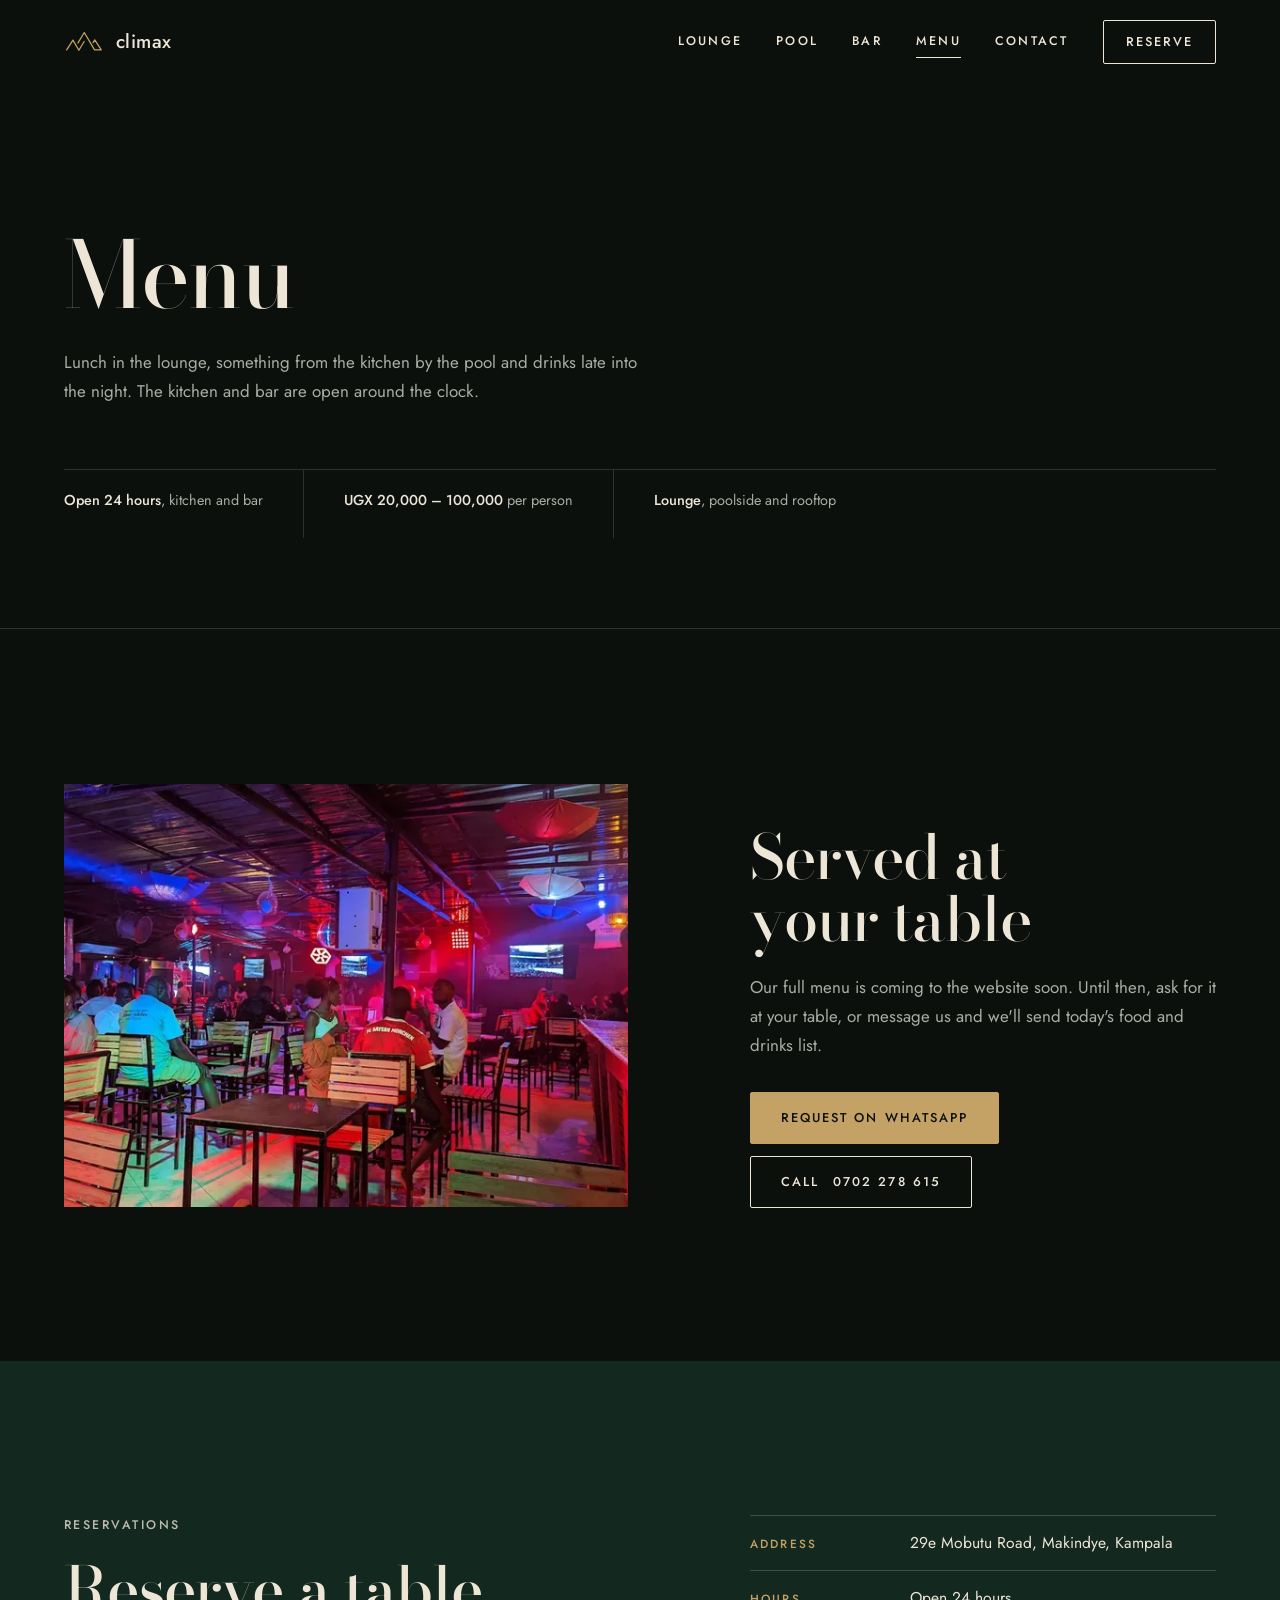
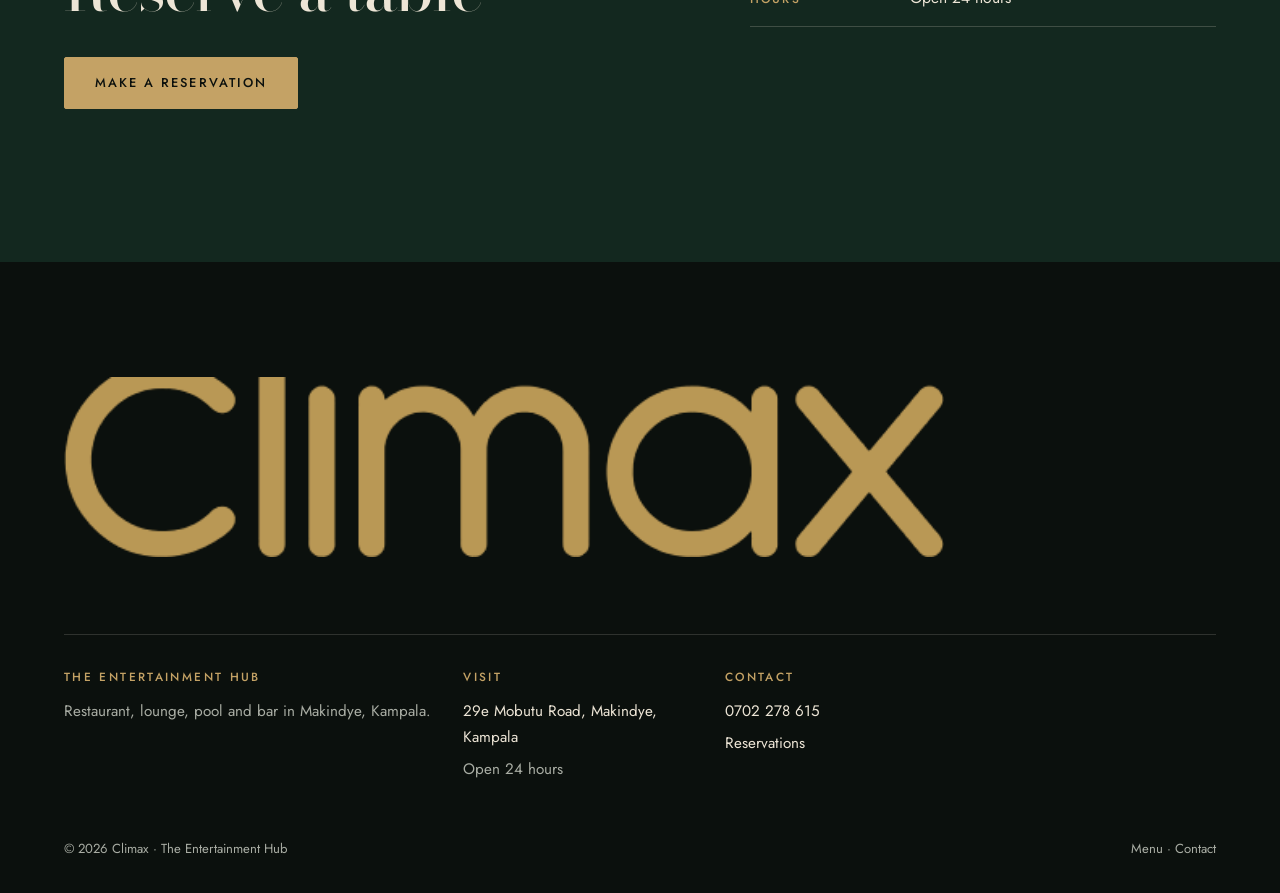
<file: menu.html>
<!doctype html>
<html lang="en-UG">
<head>
  <meta charset="utf-8">
  <meta name="viewport" content="width=device-width, initial-scale=1, viewport-fit=cover">
  <title>Menu · Climax The Entertainment Hub, Makindye</title>
  <meta name="description" content="Food and drinks at Climax, The Entertainment Hub on Mobutu Road, Makindye, Kampala. Around UGX 20,000–100,000 per person. Open 24 hours.">
  <meta name="theme-color" content="#0b100d">
  <meta property="og:title" content="Menu · Climax The Entertainment Hub, Makindye">
  <meta property="og:image" content="https://victoriapuglia.github.io/climax-preview/assets/brand/og.jpg">
  <meta name="twitter:card" content="summary_large_image">
  <link rel="icon" href="assets/brand/favicon.svg" type="image/svg+xml">
  <link rel="apple-touch-icon" href="assets/brand/apple-touch-icon.png">
  <link rel="preconnect" href="https://fonts.googleapis.com">
  <link rel="preconnect" href="https://fonts.gstatic.com" crossorigin>
  <link rel="stylesheet" href="https://fonts.googleapis.com/css2?family=Bodoni+Moda:ital,opsz,wght@0,6..96,400..600;1,6..96,400&family=Jost:wght@400;500&display=swap">
  <link rel="stylesheet" href="assets/css/styles.css?v=15">
  <script>document.documentElement.classList.add("js");</script>
</head>
<body>
  <a class="skip" href="#main">Skip to content</a>

  <header class="site-header" data-tone="night">
    <a class="brand" href="index.html" aria-label="Climax home">
      <svg class="mark" viewBox="0 0 572 290" aria-hidden="true"><path d="M38 270 128 130l85 145 75-125"/><path d="M200 170 290 22l147 248h96l-93-142-25 40"/></svg>
      <span class="brand-word">climax</span>
    </a>
    <nav class="nav-inline" aria-label="Main">
      <a href="index.html#lounge">Lounge</a>
      <a href="index.html#pool">Pool</a>
      <a href="index.html#bar">Bar</a>
      <a href="menu.html" aria-current="page">Menu</a>
      <a href="contact.html">Contact</a>
      <a class="btn" href="contact.html#book">Reserve</a>
    </nav>
    <button class="menu-toggle" type="button" aria-expanded="false" aria-controls="overlay">Menu <span aria-hidden="true"></span></button>
  </header>

  <div class="overlay" id="overlay" aria-hidden="true">
    <div class="overlay-top">
      <a class="brand" href="index.html" aria-label="Climax home">
        <svg class="mark" viewBox="0 0 572 290" aria-hidden="true"><path d="M38 270 128 130l85 145 75-125"/><path d="M200 170 290 22l147 248h96l-93-142-25 40"/></svg>
        <span class="brand-word">climax</span>
      </a>
      <button class="overlay-close" type="button">Close</button>
    </div>
    <nav aria-label="Mobile">
      <a href="index.html#lounge">Lounge</a>
      <a href="index.html#pool">Pool</a>
      <a href="index.html#bar">Bar</a>
      <a href="menu.html" aria-current="page">Menu</a>
      <a href="contact.html">Contact</a>
      <a href="contact.html#book">Reserve a table</a>
    </nav>
    <div class="overlay-foot">
      <span data-bind="address">29e Mobutu Road, Makindye, Kampala</span>
      <a data-href="tel" href="tel:+256702278615" data-bind="phone">0702 278 615</a>
      <span data-bind="hours">Open 24 hours</span>
    </div>
  </div>
  <main id="main">
    <section class="page-hero night" data-tone="night" aria-labelledby="menu-title">
      <div class="wrap">
        <h1 class="h1 hero-in" id="menu-title">Menu</h1>
        <p class="lede hero-in">Lunch in the lounge, something from the kitchen by the pool and drinks late into the night. The kitchen and bar are open around the clock.</p>
        <div class="infobar">
          <span><b>Open 24 hours</b>, kitchen and bar</span>
          <span><b>UGX 20,000 – 100,000</b> per person</span>
          <span><b>Lounge</b>, poolside and rooftop</span>
        </div>
      </div>
    </section>

    <section class="section night" data-tone="night">
      <div class="wrap">
        <nav class="menu-nav" data-menu-nav aria-label="Menu sections"></nav>
        <div data-menu></div>
        <p class="menu-updated" data-menu-updated hidden></p>

        <div class="menu-empty" data-menu-empty>
          <div class="me-media reveal">
            <img src="assets/img/bar-neon.webp" srcset="assets/img/bar-neon-sm.webp 800w, assets/img/bar-neon.webp 1360w" sizes="(max-width: 860px) 100vw, 50vw" width="1360" height="765" alt="The bar at Climax with guests at high tables" loading="lazy">
          </div>
          <div class="me-body">
            <p class="label reveal">Today's menu</p>
            <h2 class="h2 reveal">Served at your table</h2>
            <p class="lede reveal" style="--d:.06s">Our full menu is coming to the website soon. Until then, ask for it at your table, or message us and we'll send today's food and drinks list.</p>
            <div class="btn-row reveal" style="--d:.1s">
              <a class="btn" data-href="whatsapp" href="https://wa.me/256702278615?text=Hello%20Climax%2C%20could%20you%20send%20me%20today%27s%20menu%3F" target="_blank" rel="noopener">Request on WhatsApp</a>
              <a class="btn btn--line" data-href="tel" href="tel:+256702278615">Call <span data-bind="phone">0702 278 615</span></a>
            </div>
          </div>
        </div>
      </div>
    </section>

    <section class="section reserve" data-tone="night" aria-labelledby="book-title">
      <div class="wrap reserve-grid">
        <div>
          <p class="label reveal">Reservations</p>
          <h2 class="h2 reveal" id="book-title">Reserve a table</h2>
          <div class="btn-row reveal" style="--d:.06s">
            <a class="btn" href="contact.html#book">Make a reservation</a>
          </div>
        </div>
        <div>
          <ul class="details-list reveal" style="--d:.1s">
            <li><span>Address</span><a data-href="maps" href="#" target="_blank" rel="noopener" data-bind="address">29e Mobutu Road, Makindye, Kampala</a></li>
            <li><span>Hours</span><span data-bind="hours">Open 24 hours</span></li>
          </ul>
        </div>
      </div>
    </section>
  </main>

  <footer class="site-footer" data-tone="night">
    <div class="wrap">
      <img class="footer-word" src="assets/brand/wordmark-gold.png?v=5" width="544" height="111" alt="Climax" loading="lazy">
      <div class="footer-grid">
        <div>
          <h3>The Entertainment Hub</h3>
          <p>Restaurant, lounge, pool and bar in Makindye, Kampala.</p>
        </div>
        <div>
          <h3>Visit</h3>
          <ul>
            <li><a data-href="maps" href="#" target="_blank" rel="noopener" data-bind="address">29e Mobutu Road, Makindye, Kampala</a></li>
            <li data-bind="hours">Open 24 hours</li>
          </ul>
        </div>
        <div>
          <h3>Contact</h3>
          <ul>
            <li><a data-href="tel" href="tel:+256702278615" data-bind="phone">0702 278 615</a></li>
            <li><a data-href="email" href="#" data-bind="email"></a></li>
            <li><a href="contact.html#book">Reservations</a></li>
          </ul>
        </div>
        <div data-social-block>
          <h3>Follow</h3>
          <ul data-social></ul>
        </div>
      </div>
      <div class="footer-base">
        <span>© <span data-bind="year">2026</span> Climax · The Entertainment Hub</span>
        <span><a href="menu.html">Menu</a> · <a href="contact.html">Contact</a></span>
      </div>
    </div>
  </footer>
  <script src="data/site.js"></script>
  <script src="data/menu.js"></script>
  <script src="assets/js/main.js?v=9"></script>
</body>
</html>
</file>
<file: assets/css/styles.css>
/* =====================================================================
   CLIMAX — The Entertainment Hub
   Editorial hospitality: Bodoni Moda + Jost, forest / cream / gold.
   Day sections on paper, night sections on ink. Neon is a rare accent.
   ===================================================================== */

:root {
  --ink: #0b100d;
  --ink-2: #111814;
  --forest: #13281f;
  --paper: #f5f0e6;
  --cream: #ede5d6;
  --gold: #c4a265;
  --gold-deep: #7a5f2c;
  --neon: #3dff8a;
  --white: #fbf8f2;

  --text-day: #1a231e;
  --muted-day: #4f5a53;
  --text-night: #ede5d6;
  --muted-night: #a9ada4;
  --rule-day: rgba(26, 35, 30, 0.16);
  --rule-night: rgba(237, 229, 214, 0.16);

  --serif: "Bodoni Moda", "Didot", "Bodoni 72", Georgia, serif;
  --sans: "Jost", "Futura", system-ui, -apple-system, "Segoe UI", sans-serif;

  --gutter: clamp(20px, 5vw, 72px);
  --max: 1280px;
  --ease: cubic-bezier(0.22, 0.61, 0.36, 1);

  --z-header: 40;
  --z-overlay: 50;
}

*, *::before, *::after { box-sizing: border-box; }
html { -webkit-text-size-adjust: 100%; scroll-behavior: smooth; }
body {
  margin: 0;
  background: var(--ink);
  color: var(--text-night);
  font-family: var(--sans);
  font-weight: 400;
  font-size: 17px;
  line-height: 1.7;
  -webkit-font-smoothing: antialiased;
  text-rendering: optimizeLegibility;
}
img { display: block; max-width: 100%; height: auto; }
main, .site-footer { overflow-x: clip; }
a { color: inherit; }
button { font: inherit; color: inherit; }
::selection { background: var(--gold); color: var(--ink); }
:focus-visible { outline: 2px solid var(--gold); outline-offset: 3px; }
.sr-only { position: absolute; width: 1px; height: 1px; overflow: hidden; clip: rect(0 0 0 0); white-space: nowrap; }
.skip { position: absolute; left: 12px; top: -60px; z-index: 100; background: var(--gold); color: var(--ink); padding: 10px 16px; font-weight: 500; text-decoration: none; }
.skip:focus { top: 12px; }

.wrap { width: min(100% - 2 * var(--gutter), var(--max)); margin-inline: auto; }

/* ---------- Brand mark ---------- */
.mark { fill: none; stroke-width: 18; stroke-linecap: round; stroke-linejoin: round; overflow: visible; }
.mark path { stroke: currentColor; }
.draw path { stroke-dasharray: 700; stroke-dashoffset: 700; animation: draw 2.4s 0.4s var(--ease) forwards; }
.draw path + path { animation-delay: 0.8s; }
@keyframes draw { to { stroke-dashoffset: 0; } }

/* ---------- Type ---------- */
.h1, .h2, .h3 {
  font-family: var(--serif);
  font-weight: 500;
  font-optical-sizing: auto;
  letter-spacing: -0.015em;
  margin: 0;
  text-wrap: balance;
}
.h1 { font-size: clamp(3rem, 7.2vw, 7.4rem); line-height: 0.98; }
.h2 { font-size: clamp(2.4rem, 4.8vw, 4.6rem); line-height: 1.02; }
.h3 { font-size: clamp(1.45rem, 2vw, 1.85rem); line-height: 1.15; }
.h1 i, .h2 i { font-style: italic; font-weight: 400; }

.label {
  display: block;
  margin: 0 0 22px;
  font-family: var(--sans);
  font-weight: 500;
  font-size: 0.78rem;
  letter-spacing: 0.2em;
  text-transform: uppercase;
  color: var(--gold);
}
.day .label { color: var(--gold-deep); }

.lede { font-size: clamp(1.06rem, 1.25vw, 1.2rem); line-height: 1.7; max-width: 34em; margin: 0; }
.statement {
  font-family: var(--serif); font-weight: 400; font-optical-sizing: auto;
  font-size: clamp(1.7rem, 3.1vw, 2.9rem); line-height: 1.22; letter-spacing: -0.01em;
  margin: 0; max-width: 24em; text-wrap: pretty;
}
p { margin: 0 0 1em; }

/* ---------- Buttons & links ---------- */
.btn {
  display: inline-flex; align-items: center; justify-content: center; gap: 14px;
  min-height: 52px; padding: 0 30px;
  border: 1px solid var(--gold); border-radius: 2px;
  background: var(--gold); color: var(--ink);
  font-family: var(--sans); font-weight: 500; font-size: 0.8rem;
  letter-spacing: 0.16em; text-transform: uppercase; text-decoration: none;
  cursor: pointer;
  transition: background-color 0.25s var(--ease), color 0.25s var(--ease), border-color 0.25s var(--ease);
}
.btn:hover { background: var(--white); border-color: var(--white); }
.btn--line { background: transparent; color: currentColor; border-color: currentColor; }
.night .btn--line:hover, .hero .btn--line:hover, .reserve .btn--line:hover { color: var(--ink); background: var(--text-night); border-color: var(--text-night); }
.day .btn--line:hover { color: var(--paper); background: var(--text-day); border-color: var(--text-day); }
.btn-row { display: flex; flex-wrap: wrap; gap: 12px; }

.more {
  display: inline-flex; align-items: center; gap: 12px;
  font-weight: 500; font-size: 0.82rem; letter-spacing: 0.16em; text-transform: uppercase;
  text-decoration: none; padding: 10px 0; cursor: pointer;
  background: linear-gradient(currentColor, currentColor) 0 calc(100% - 4px) / 100% 1px no-repeat;
  transition: background-size 0.35s var(--ease);
}
.more::after { content: "→"; transition: transform 0.25s var(--ease); }
.more:hover::after { transform: translateX(4px); }
.more:hover { background-size: 0 1px; background-position: 100% calc(100% - 4px); }

/* ---------- Header ---------- */
.site-header {
  position: fixed; inset: 0 0 auto; z-index: var(--z-header);
  height: 84px; padding: 0 var(--gutter);
  display: flex; align-items: center; justify-content: space-between; gap: 24px;
  color: var(--text-night);
  border-bottom: 1px solid transparent;
  transition: background-color 0.35s var(--ease), color 0.35s var(--ease), border-color 0.35s var(--ease);
}
.site-header.is-scrolled { background: rgba(11, 16, 13, 0.92); border-bottom-color: var(--rule-night); -webkit-backdrop-filter: blur(12px); backdrop-filter: blur(12px); }
.site-header[data-tone="day"].is-scrolled { background: rgba(245, 240, 230, 0.94); color: var(--text-day); border-bottom-color: var(--rule-day); }
.brand { display: inline-flex; align-items: center; gap: 12px; text-decoration: none; }
.brand .mark { width: 40px; height: auto; color: var(--gold); }
.site-header[data-tone="day"].is-scrolled .brand .mark { color: var(--gold-deep); }
.brand-word { font-family: var(--sans); font-weight: 500; font-size: 1.2rem; letter-spacing: 0.02em; text-transform: lowercase; }

.nav-inline { display: flex; align-items: center; gap: 34px; }
.nav-inline a:not(.btn) {
  position: relative; padding: 8px 0;
  font-weight: 500; font-size: 0.78rem; letter-spacing: 0.18em; text-transform: uppercase; text-decoration: none;
}
.nav-inline a:not(.btn)::after { content: ""; position: absolute; left: 0; right: 0; bottom: 2px; height: 1px; background: currentColor; transform: scaleX(0); transform-origin: right; transition: transform 0.3s var(--ease); }
.nav-inline a:not(.btn):hover::after, .nav-inline a[aria-current="page"]::after { transform: scaleX(1); transform-origin: left; }
.nav-inline .btn { min-height: 44px; padding: 0 22px; background: transparent; color: currentColor; border-color: currentColor; }
.nav-inline .btn:hover { background: var(--gold); border-color: var(--gold); color: var(--ink); }

.menu-toggle {
  display: inline-flex; align-items: center; gap: 12px; height: 44px; padding: 0 2px;
  border: 0; background: none; cursor: pointer;
  font-weight: 500; font-size: 0.78rem; letter-spacing: 0.18em; text-transform: uppercase;
}
.menu-toggle span { display: block; width: 26px; height: 1px; background: currentColor; box-shadow: 0 -6px 0 currentColor, 0 6px 0 currentColor; }
@media (min-width: 960px) { .menu-toggle { display: none; } }
@media (max-width: 959px) { .nav-inline { display: none; } }

/* ---------- Overlay menu ---------- */
.overlay {
  position: fixed; inset: 0; z-index: var(--z-overlay);
  background: var(--ink); color: var(--text-night);
  display: grid; grid-template-rows: 84px 1fr auto;
  padding: 0 var(--gutter) 32px;
  opacity: 0; visibility: hidden;
  transition: opacity 0.35s var(--ease), visibility 0s 0.35s;
}
.overlay.is-open { opacity: 1; visibility: visible; transition: opacity 0.35s var(--ease), visibility 0s; }
.overlay-top { display: flex; justify-content: space-between; align-items: center; }
.overlay-close { height: 44px; padding: 0 2px; border: 0; background: none; cursor: pointer; font-weight: 500; font-size: 0.78rem; letter-spacing: 0.18em; text-transform: uppercase; }
.overlay nav { align-self: center; display: grid; border-top: 1px solid var(--rule-night); }
.overlay nav a {
  display: flex; justify-content: space-between; align-items: baseline;
  padding: 16px 0; border-bottom: 1px solid var(--rule-night);
  font-family: var(--serif); font-weight: 400; font-size: clamp(2rem, 8vw, 3.4rem); line-height: 1.1; text-decoration: none;
}
.overlay nav a::after { content: "→"; font-family: var(--sans); font-size: 1rem; color: var(--gold); }
.overlay nav a[aria-current="page"] { color: var(--gold); }
.overlay-foot { display: grid; gap: 4px; font-size: 0.92rem; color: var(--muted-night); }
.overlay-foot a { text-decoration: none; }

/* ---------- Clock (day → night), sits in the header ---------- */
.clock {
  margin-right: auto; margin-left: 28px; padding-left: 28px;
  border-left: 1px solid currentColor;
  display: inline-flex; align-items: center; gap: 10px;
  font-size: 0.78rem; letter-spacing: 0.08em; font-variant-numeric: tabular-nums;
  opacity: 0; transition: opacity 0.4s var(--ease);
  border-left-color: rgba(128, 128, 128, 0.4);
}
.clock.is-visible { opacity: 1; }
.clock-orb { width: 6px; height: 6px; border-radius: 50%; background: var(--gold); transition: background-color 0.5s; }
.clock.is-night .clock-orb { background: var(--neon); }
.clock small { font-size: inherit; opacity: 0.7; letter-spacing: 0.04em; }
@media (max-width: 1100px) { .clock { display: none; } }

/* ---------- Hero ---------- */
.hero { position: relative; min-height: 100svh; display: grid; align-items: end; overflow: hidden; isolation: isolate; color: var(--white); }
.hero-media { position: absolute; inset: 0; z-index: -2; }
.hero-media img { width: 100%; height: 100%; object-fit: cover; animation: drift 28s var(--ease) both alternate infinite; transform-origin: 60% 50%; }
@keyframes drift { from { transform: scale(1.03); } to { transform: scale(1.1); } }
.hero::before {
  content: ""; position: absolute; inset: 0; z-index: -1;
  background:
    linear-gradient(90deg, rgba(11, 16, 13, 0.62) 0%, rgba(11, 16, 13, 0.3) 45%, rgba(11, 16, 13, 0) 75%),
    linear-gradient(180deg, rgba(11, 16, 13, 0.55) 0%, rgba(11, 16, 13, 0) 22%, rgba(11, 16, 13, 0.15) 50%, rgba(11, 16, 13, 0.9) 100%);
}
.hero-inner { padding-top: 140px; }
.hero .label { color: var(--white); opacity: 0.9; }
.hero h1 { max-width: 12ch; }
.hero .lede { margin-top: 26px; color: rgba(251, 248, 242, 0.86); max-width: 30em; }
.hero .btn-row { margin-top: 36px; }
.hero-in { animation: rise 1.2s var(--ease) both; }
.hero-in:nth-child(2) { animation-delay: 0.1s; }
.hero-in:nth-child(3) { animation-delay: 0.2s; }
.hero-in:nth-child(4) { animation-delay: 0.3s; }
@keyframes rise { from { opacity: 0; transform: translateY(24px); } to { opacity: 1; transform: none; } }

.infobar {
  margin-top: clamp(48px, 7vh, 80px);
  display: grid; grid-template-columns: repeat(3, auto); justify-content: start; gap: 0;
  border-top: 1px solid rgba(251, 248, 242, 0.22);
  font-size: 0.9rem; color: rgba(251, 248, 242, 0.82);
}
.infobar > * { padding: 18px 40px 26px 0; margin-right: 40px; border-right: 1px solid rgba(251, 248, 242, 0.22); }
.infobar > *:last-child { border-right: 0; margin-right: 0; }
.infobar b { font-weight: 500; color: var(--white); }
.infobar a { text-decoration: none; }
.infobar a:hover { color: var(--white); }
@media (max-width: 760px) {
  .infobar { grid-template-columns: 1fr; }
  .infobar > * { padding: 12px 0; margin: 0; border-right: 0; border-bottom: 1px solid rgba(251, 248, 242, 0.16); }
  .infobar > *:last-child { border-bottom: 0; padding-bottom: 24px; }
}

/* Seal: thin gold ring, slow rotation */
.seal {
  position: absolute; right: var(--gutter); top: 120px; z-index: 1;
  width: 132px; aspect-ratio: 1; display: grid; place-items: center;
  color: var(--gold);
  animation: rise 1.2s 0.6s var(--ease) both;
}
.seal svg.ring { position: absolute; inset: 0; width: 100%; height: 100%; animation: spin 40s linear infinite; }
.seal svg.ring circle { fill: none; stroke: currentColor; stroke-width: 0.6; opacity: 0.6; }
.seal svg.ring text { font-family: var(--sans); font-weight: 500; font-size: 9.4px; letter-spacing: 2.6px; fill: var(--white); text-transform: uppercase; }
.seal .mark { width: 40%; stroke-width: 22; }
@keyframes spin { to { transform: rotate(360deg); } }
@media (max-width: 760px) { .seal { display: none; } }

/* ---------- Band (slow marquee) ---------- */
.band { background: var(--forest); color: var(--cream); overflow: hidden; border-block: 1px solid rgba(196, 162, 101, 0.25); }
.band-track { display: flex; width: max-content; animation: marquee 60s linear infinite; }
.band-track span { display: inline-flex; align-items: center; gap: 36px; padding: 20px 36px 20px 0; white-space: nowrap; font-family: var(--serif); font-style: italic; font-size: clamp(1.15rem, 1.8vw, 1.5rem); }
.band-track .mark { width: 26px; color: var(--gold); stroke-width: 26; flex: none; }
@keyframes marquee { to { transform: translateX(-50%); } }

/* ---------- Sections ---------- */
.section { position: relative; padding: clamp(88px, 12vw, 168px) 0; }
.day { background: var(--paper); color: var(--text-day); }
.day p, .day .lede { color: var(--muted-day); }
.day.cream { background: var(--cream); }
.night { background: var(--ink); color: var(--text-night); }
.night p, .night .lede { color: var(--muted-night); }
.night.deep { background: var(--ink-2); }

.split { display: grid; grid-template-columns: repeat(12, 1fr); column-gap: 24px; row-gap: 48px; align-items: center; }

/* Intro */
.intro { display: grid; grid-template-columns: 1fr 2.4fr; gap: 24px 48px; align-items: start; }
.intro .label { margin-top: 14px; }
@media (max-width: 860px) { .intro { grid-template-columns: 1fr; } .intro .label { margin-top: 0; } }

/* Spaces index */
.spaces { margin-top: clamp(64px, 8vw, 112px); display: grid; grid-template-columns: repeat(4, 1fr); gap: 24px; }
.space { text-decoration: none; display: block; cursor: pointer; }
.space-img { aspect-ratio: 4 / 5; overflow: hidden; background: var(--cream); }
.space-img img { width: 100%; height: 100%; object-fit: cover; transition: transform 0.9s var(--ease); }
.space:hover .space-img img { transform: scale(1.04); }
.space-meta { display: flex; justify-content: space-between; align-items: baseline; gap: 12px; padding-top: 18px; border-bottom: 1px solid var(--rule-day); padding-bottom: 14px; }
.space-meta .h3 { font-size: clamp(1.35rem, 1.7vw, 1.6rem); }
.space-meta span { font-size: 0.74rem; font-weight: 500; letter-spacing: 0.18em; text-transform: uppercase; color: var(--gold-deep); }
.space p { margin: 12px 0 0; font-size: 0.95rem; }
@media (max-width: 960px) { .spaces { grid-template-columns: 1fr 1fr; row-gap: 40px; } }
@media (max-width: 520px) { .spaces { grid-template-columns: 1fr; } }

/* Lounge */
.lounge-media { grid-column: 1 / 6; position: relative; z-index: 0; }
.lounge-media .frame { aspect-ratio: 3 / 4; overflow: hidden; }
.lounge-media img { width: 100%; height: 100%; object-fit: cover; }
.lounge-media::before { content: ""; position: absolute; inset: 22px -22px -22px 22px; border: 1px solid var(--gold); z-index: -1; }
.lounge-copy { grid-column: 7 / 13; }
.lounge-copy .h2 { margin-bottom: 28px; }
@media (max-width: 860px) {
  .lounge-media, .lounge-copy { grid-column: 1 / -1; }
  .lounge-media { margin-right: 22px; max-width: 460px; }
}

/* Details list (hairline rows) */
.details-list { list-style: none; margin: 36px 0 32px; padding: 0; border-top: 1px solid var(--rule-day); }
.details-list li { display: grid; grid-template-columns: 9rem 1fr; gap: 16px; padding: 14px 0; border-bottom: 1px solid var(--rule-day); font-size: 0.98rem; }
.details-list li > span:first-child { font-size: 0.74rem; font-weight: 500; letter-spacing: 0.18em; text-transform: uppercase; color: var(--gold-deep); padding-top: 4px; }
.night .details-list, .night .details-list li { border-color: var(--rule-night); }
.night .details-list li > span:first-child { color: var(--gold); }
.details-list a { text-decoration: none; }
.details-list a:hover { color: var(--gold); }
@media (max-width: 520px) { .details-list li { grid-template-columns: 1fr; gap: 2px; } }

/* Pool */
.pool-img { aspect-ratio: 21 / 10; overflow: hidden; }
.pool-img img { width: 100%; height: 118%; object-fit: cover; transform: translateY(var(--parallax, 0)); }
.pool-copy { margin-top: clamp(40px, 5vw, 64px); display: grid; grid-template-columns: repeat(12, 1fr); column-gap: 24px; row-gap: 20px; }
.pool-copy > :first-child { grid-column: 1 / 6; }
.pool-copy > :last-child { grid-column: 7 / 13; }
@media (max-width: 860px) {
  .pool-img { aspect-ratio: 4 / 3; }
  .pool-copy > :first-child, .pool-copy > :last-child { grid-column: 1 / -1; }
}

/* ---------- Dusk transition ---------- */
.dusk { position: relative; height: 240vh; background: var(--ink); }
.dusk-stage { position: sticky; top: 0; height: 100svh; overflow: hidden; display: grid; place-items: center; text-align: center; isolation: isolate; }
.dusk-stage img { position: absolute; inset: 0; width: 100%; height: 100%; object-fit: cover; z-index: -3; transform: scale(calc(1.14 - var(--p, 0) * 0.1)); filter: brightness(calc(0.6 + var(--p, 0) * 0.4)) saturate(calc(0.5 + var(--p, 0) * 0.6)); }
.dusk-sky { position: absolute; inset: 0; z-index: -2; background: linear-gradient(180deg, var(--paper) 0%, var(--cream) 40%, #dcb57c 80%, #b9773f 100%); opacity: calc(0.95 - var(--p, 0) * 1.5); }
.dusk-shade { position: absolute; inset: 0; z-index: -1; background: linear-gradient(180deg, rgba(11, 16, 13, 0.55), rgba(11, 16, 13, 0.25) 40%, rgba(11, 16, 13, 0.85)); opacity: calc(var(--p, 0) * 1.6); }
.dusk-lines { position: relative; padding: 0 var(--gutter); width: 100%; }
.dusk-a { color: var(--text-day); opacity: calc(1 - var(--p, 0) * 2.8); transform: translateY(calc(var(--p, 0) * -40px)); }
.dusk-a .label { color: var(--gold-deep); }
.dusk-b { position: absolute; inset: 0; display: grid; place-content: center; padding: 0 var(--gutter); color: var(--white); opacity: calc((var(--p, 0) - 0.34) * 3); }
.dusk-b { text-shadow: 0 2px 28px rgba(11, 16, 13, 0.75); }
.dusk-b .label { color: var(--gold); }

/* ---------- Bar ---------- */
.bar-head { display: grid; grid-template-columns: repeat(12, 1fr); column-gap: 24px; row-gap: 24px; align-items: end; }
.bar-head > div:first-child { grid-column: 1 / 7; }
.bar-head > div:last-child { grid-column: 8 / 13; }
@media (max-width: 860px) { .bar-head > div:first-child, .bar-head > div:last-child { grid-column: 1 / -1; } }
.features { list-style: none; margin: 28px 0 0; padding: 0; display: flex; flex-wrap: wrap; gap: 6px 0; font-size: 0.95rem; color: var(--text-night); }
.features li { padding: 2px 18px 2px 0; margin-right: 18px; border-right: 1px solid var(--rule-night); }
.features li:last-child { border-right: 0; }
.day .features { color: var(--text-day); }
.day .features li { border-color: var(--rule-day); }

.pair { margin-top: clamp(56px, 7vw, 96px); display: grid; grid-template-columns: repeat(12, 1fr); column-gap: 24px; row-gap: 32px; align-items: start; }
.pair figure { margin: 0; }
.pair .p1 { grid-column: 1 / 8; }
.pair .p2 { grid-column: 9 / 13; margin-top: 22%; }
.pair .img { overflow: hidden; }
.pair .p1 .img { aspect-ratio: 3 / 2; }
.pair .p2 .img { aspect-ratio: 4 / 5; }
.pair img { width: 100%; height: 100%; object-fit: cover; }
figcaption { margin-top: 14px; font-size: 0.85rem; color: var(--muted-night); }
.day figcaption { color: var(--muted-day); }
@media (max-width: 760px) { .pair .p1, .pair .p2 { grid-column: 1 / -1; margin-top: 0; } .pair .p2 .img { aspect-ratio: 3 / 2; } }

/* ---------- Around the clock ---------- */
.hours-grid { margin-top: clamp(48px, 6vw, 80px); display: grid; grid-template-columns: repeat(3, 1fr); gap: 24px; }
.hours-grid article { border-top: 1px solid var(--gold); padding-top: 22px; }
.hours-grid .label { margin-bottom: 14px; }
.hours-grid .h3 { margin-bottom: 12px; }
.hours-grid p { margin: 0; }
@media (max-width: 860px) { .hours-grid { grid-template-columns: 1fr; gap: 36px; } }

/* Real events (only when data/events.js has items) */
.lineup { list-style: none; margin: clamp(40px, 5vw, 64px) 0 0; padding: 0; border-top: 1px solid var(--rule-night); }
.lineup li { display: grid; grid-template-columns: 6rem 1fr auto auto; align-items: baseline; gap: 24px; padding: 20px 0; border-bottom: 1px solid var(--rule-night); }
.lu-day { font-weight: 500; font-size: 0.8rem; letter-spacing: 0.18em; text-transform: uppercase; color: var(--gold); }
.lu-title { font-family: var(--serif); font-size: clamp(1.25rem, 1.8vw, 1.6rem); line-height: 1.2; }
.lu-time { font-variant-numeric: tabular-nums; color: var(--muted-night); }
.lu-tag { font-size: 0.74rem; font-weight: 500; letter-spacing: 0.14em; text-transform: uppercase; color: var(--gold); }
@media (max-width: 620px) { .lineup li { grid-template-columns: 4.5rem 1fr; gap: 4px 16px; } .lu-time, .lu-tag { grid-column: 2; } }

/* ---------- After dark ---------- */
.afterdark { position: relative; min-height: 96svh; display: grid; align-items: end; overflow: hidden; isolation: isolate; color: var(--white); }
.afterdark img { position: absolute; inset: 0; width: 100%; height: 118%; object-fit: cover; z-index: -2; transform: translateY(var(--parallax, 0)); }
.afterdark::before { content: ""; position: absolute; inset: 0; z-index: -1; background: linear-gradient(180deg, var(--ink) 0%, rgba(11, 16, 13, 0) 28%, rgba(11, 16, 13, 0.2) 55%, rgba(11, 16, 13, 0.92) 100%); }
.afterdark .wrap { padding-bottom: clamp(56px, 8vw, 104px); display: grid; grid-template-columns: repeat(12, 1fr); column-gap: 24px; align-items: end; row-gap: 20px; }
.afterdark .h1 { grid-column: 1 / 8; }
.afterdark p { grid-column: 9 / 13; margin: 0; color: rgba(251, 248, 242, 0.84); }
.afterdark .label { grid-column: 1 / -1; margin: 0; }
@media (max-width: 860px) { .afterdark .h1, .afterdark p { grid-column: 1 / -1; } }

/* ---------- Gallery ---------- */
.strip-head { display: flex; justify-content: space-between; align-items: end; gap: 20px; margin-bottom: 40px; }
.strip-ctrl { display: flex; gap: 8px; }
.strip-ctrl button { width: 48px; height: 48px; border: 1px solid var(--rule-night); border-radius: 2px; background: none; cursor: pointer; transition: border-color 0.2s, background-color 0.2s, color 0.2s; }
.strip-ctrl button:hover { border-color: var(--gold); background: var(--gold); color: var(--ink); }
.strip {
  display: grid; grid-auto-flow: column; grid-auto-columns: clamp(260px, 30vw, 420px); gap: 24px;
  overflow-x: auto; scroll-snap-type: x mandatory; scrollbar-width: none;
  padding: 0 var(--gutter) 4px; scroll-padding-inline: var(--gutter);
}
.strip::-webkit-scrollbar { display: none; }
.strip figure { margin: 0; scroll-snap-align: start; }
.strip .img { aspect-ratio: 4 / 5; overflow: hidden; }
.strip img { width: 100%; height: 100%; object-fit: cover; transition: transform 0.9s var(--ease); }
.strip figure:hover img { transform: scale(1.03); }
.strip figcaption { display: flex; justify-content: space-between; font-variant-numeric: tabular-nums; }

/* ---------- Reserve ---------- */
.reserve { background: var(--forest); color: var(--text-night); }
.reserve p, .reserve .lede { color: rgba(237, 229, 214, 0.78); }
.reserve-grid { display: grid; grid-template-columns: repeat(12, 1fr); column-gap: 24px; row-gap: 40px; align-items: start; }
.reserve-grid > div:first-child { grid-column: 1 / 7; }
.reserve-grid > div:last-child { grid-column: 8 / 13; }
.reserve .h2 { margin-bottom: 24px; }
.reserve .btn-row { margin-top: 36px; }
.reserve .details-list { margin: 0; }
.reserve .details-list, .reserve .details-list li { border-color: rgba(237, 229, 214, 0.2); }
.reserve .details-list li > span:first-child { color: var(--gold); }
@media (max-width: 860px) { .reserve-grid > div:first-child, .reserve-grid > div:last-child { grid-column: 1 / -1; } }

/* ---------- Footer ---------- */
.site-footer { background: var(--ink); color: var(--muted-night); padding: clamp(72px, 9vw, 120px) 0 32px; }
.footer-word { width: min(100%, 880px); margin: 0 0 clamp(48px, 6vw, 80px); opacity: 0.92; }
.footer-grid { display: grid; grid-template-columns: 1.6fr 1fr 1fr 1fr; gap: 32px; font-size: 0.95rem; border-top: 1px solid var(--rule-night); padding-top: 32px; }
.footer-grid h3 { margin: 0 0 12px; font-size: 0.74rem; letter-spacing: 0.2em; text-transform: uppercase; color: var(--gold); font-weight: 500; }
.footer-grid p { margin: 0; }
.footer-grid ul { list-style: none; margin: 0; padding: 0; display: grid; gap: 6px; }
.footer-grid a { text-decoration: none; color: var(--text-night); }
.footer-grid a:hover { color: var(--gold); }
.footer-base { margin-top: 56px; display: flex; flex-wrap: wrap; justify-content: space-between; gap: 12px; font-size: 0.82rem; }
.footer-base a { text-decoration: none; }
.footer-base a:hover { color: var(--gold); }
@media (max-width: 860px) { .footer-grid { grid-template-columns: 1fr 1fr; } }
[hidden], [data-social]:empty, .is-empty { display: none !important; }

/* ---------- Inner pages ---------- */
.page-hero { padding: clamp(150px, 18vw, 230px) 0 clamp(56px, 7vw, 96px); border-bottom: 1px solid var(--rule-night); }
.page-hero .lede { margin-top: 28px; }
.page-hero .infobar { border-color: var(--rule-night); color: var(--muted-night); }
.page-hero .infobar > * { border-color: var(--rule-night); }
.page-hero .infobar b { color: var(--text-night); }

/* Menu */
.menu-nav { position: sticky; top: 84px; z-index: 5; display: flex; gap: 28px; overflow-x: auto; padding: 18px 0; background: var(--ink); border-bottom: 1px solid var(--rule-night); scrollbar-width: none; }
.menu-nav a { flex: none; text-decoration: none; font-weight: 500; font-size: 0.78rem; letter-spacing: 0.18em; text-transform: uppercase; color: var(--muted-night); }
.menu-nav a:hover { color: var(--gold); }
.menu-cat { padding: 64px 0 24px; }
.menu-cat .h2 { margin-bottom: 28px; font-size: clamp(2rem, 3.4vw, 3rem); }
.menu-items { list-style: none; margin: 0; padding: 0; display: grid; grid-template-columns: 1fr 1fr; column-gap: 64px; }
.menu-items li { display: grid; grid-template-columns: 1fr auto; gap: 4px 16px; padding: 18px 0; border-bottom: 1px solid var(--rule-night); }
.menu-items .mi-name { font-family: var(--serif); font-size: 1.25rem; color: var(--text-night); }
.menu-items .mi-price { font-variant-numeric: tabular-nums; color: var(--gold); white-space: nowrap; }
.menu-items .mi-desc { grid-column: 1 / -1; font-size: 0.95rem; margin: 0; }
.menu-items .is-out { opacity: 0.45; }
.menu-items .is-out .mi-price::after { content: " · sold out"; }
@media (max-width: 760px) { .menu-items { grid-template-columns: 1fr; } }
.menu-empty { display: grid; grid-template-columns: repeat(12, 1fr); column-gap: 24px; row-gap: 32px; align-items: center; }
.menu-empty .me-media { grid-column: 1 / 7; aspect-ratio: 4 / 3; overflow: hidden; }
.menu-empty .me-media img { width: 100%; height: 100%; object-fit: cover; }
.menu-empty .me-body { grid-column: 8 / 13; }
.menu-empty .h2 { margin-bottom: 22px; }
.menu-empty .btn-row { margin-top: 32px; }
@media (max-width: 860px) { .menu-empty .me-media, .menu-empty .me-body { grid-column: 1 / -1; } }
.menu-updated { margin-top: 28px; font-size: 0.88rem; color: var(--muted-night); }

/* Contact */
.contact-grid { display: grid; grid-template-columns: repeat(12, 1fr); column-gap: 24px; row-gap: 56px; align-items: start; }
.contact-grid .form-col { grid-column: 1 / 8; }
.contact-grid .info-col { grid-column: 9 / 13; }
@media (max-width: 960px) { .contact-grid .form-col, .contact-grid .info-col { grid-column: 1 / -1; } }
.form-col .h2 { font-size: clamp(2rem, 3.4vw, 3rem); margin-bottom: 14px; }
.fields { display: grid; grid-template-columns: 1fr 1fr; gap: 28px 24px; margin-top: 40px; }
.field { display: grid; gap: 6px; }
.field--full { grid-column: 1 / -1; }
.field label { font-size: 0.74rem; font-weight: 500; letter-spacing: 0.18em; text-transform: uppercase; color: var(--gold); }
.field input, .field select, .field textarea {
  width: 100%; min-height: 50px; padding: 10px 0;
  border: 0; border-bottom: 1px solid rgba(237, 229, 214, 0.32); border-radius: 0;
  background: transparent; color: var(--text-night);
  font: inherit; font-size: 17px;
  transition: border-color 0.2s;
}
.field textarea { min-height: 96px; resize: vertical; }
.field select { appearance: none; cursor: pointer; background-image: linear-gradient(45deg, transparent 50%, var(--gold) 50%), linear-gradient(135deg, var(--gold) 50%, transparent 50%); background-position: calc(100% - 10px) 22px, calc(100% - 5px) 22px; background-size: 5px 5px; background-repeat: no-repeat; }
.field select option { background: var(--ink); color: var(--text-night); }
.field input:focus, .field select:focus, .field textarea:focus { outline: none; border-bottom-color: var(--gold); }
.field input::placeholder, .field textarea::placeholder { color: rgba(237, 229, 214, 0.58); }
.field input::-webkit-calendar-picker-indicator { filter: invert(0.85); cursor: pointer; }
@media (max-width: 560px) { .fields { grid-template-columns: 1fr; } }
.form-actions { display: flex; flex-wrap: wrap; gap: 12px; margin-top: 40px; }
.form-note { margin: 18px 0 0; font-size: 0.9rem; color: var(--muted-night); }
.form-status { margin-top: 24px; padding: 18px 20px; border-left: 2px solid var(--gold); background: rgba(196, 162, 101, 0.08); font-size: 0.95rem; color: var(--text-night); }
.form-status[hidden] { display: none; }
.form-status a { color: var(--gold); }
.form-error { color: #f0a0a0; font-size: 0.9rem; margin: 14px 0 0; }
.form-error:empty { display: none; }
.info-col .details-list { margin-top: 0; }
.map { margin: 32px 0 24px; aspect-ratio: 4 / 3; background: var(--ink-2); border: 1px solid var(--rule-night); }
.map iframe { width: 100%; height: 100%; border: 0; filter: grayscale(0.6) contrast(1.05); }

/* 404 */
.lost { min-height: 100svh; display: grid; place-items: center; text-align: center; padding: 120px var(--gutter); }
.lost .lede { margin: 24px auto 36px; }

/* ---------- Reveal ---------- */
.js .reveal { opacity: 0; transform: translateY(28px); transition: opacity 0.9s var(--ease), transform 0.9s var(--ease); transition-delay: var(--d, 0s); }
.js .reveal.is-in { opacity: 1; transform: none; }

/* ---------- Reduced motion ---------- */
@media (prefers-reduced-motion: reduce) {
  html { scroll-behavior: auto; }
  *, *::before, *::after { animation-duration: 0.001ms !important; animation-iteration-count: 1 !important; transition-duration: 0.001ms !important; }
  .band-track, .seal svg.ring, .hero-media img { animation: none !important; }
  .draw path { stroke-dashoffset: 0; animation: none; }
  .js .reveal { opacity: 1; transform: none; }
  .dusk { height: auto; }
  .dusk-stage { position: relative; }
  .dusk-sky, .dusk-a { display: none; }
  .dusk-shade { opacity: 1; }
  .dusk-b { position: relative; opacity: 1; padding-block: 30vh; }
  .dusk-stage img { transform: none; filter: brightness(0.8); }
}
</file>
